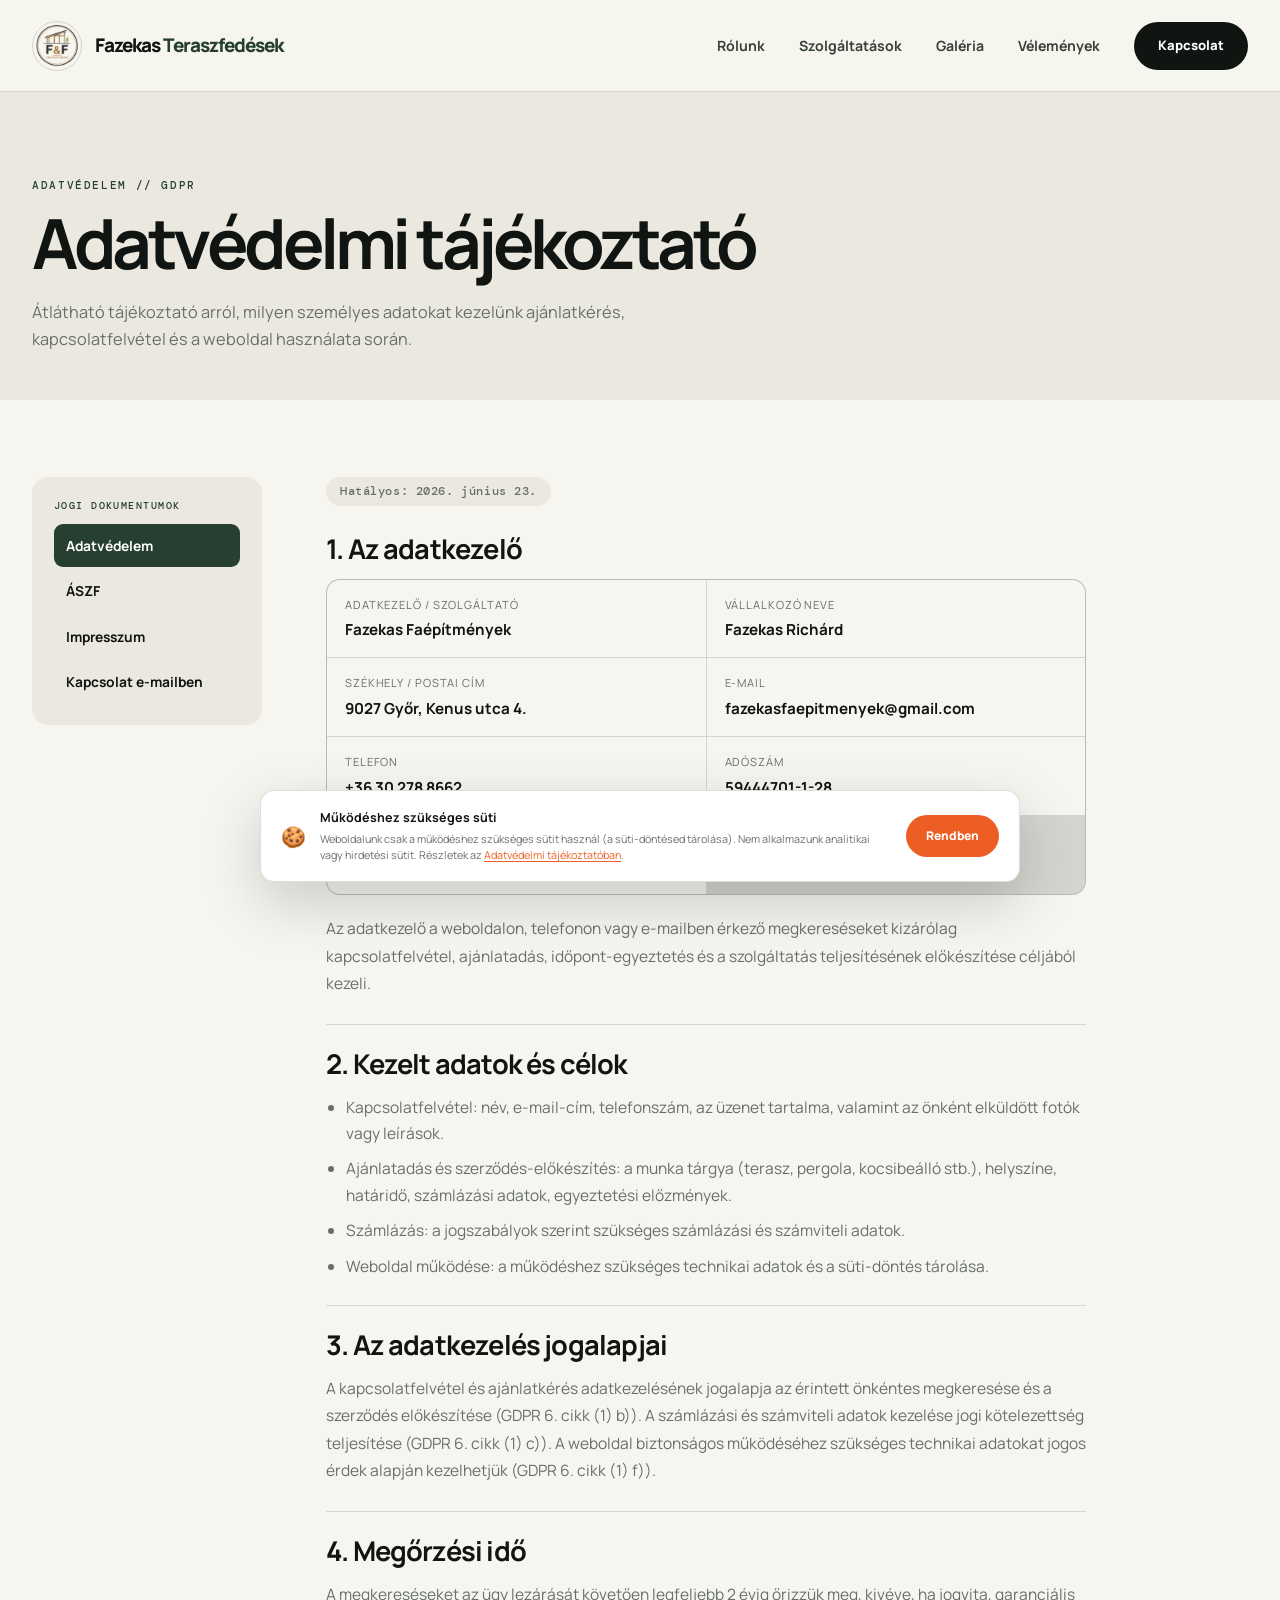
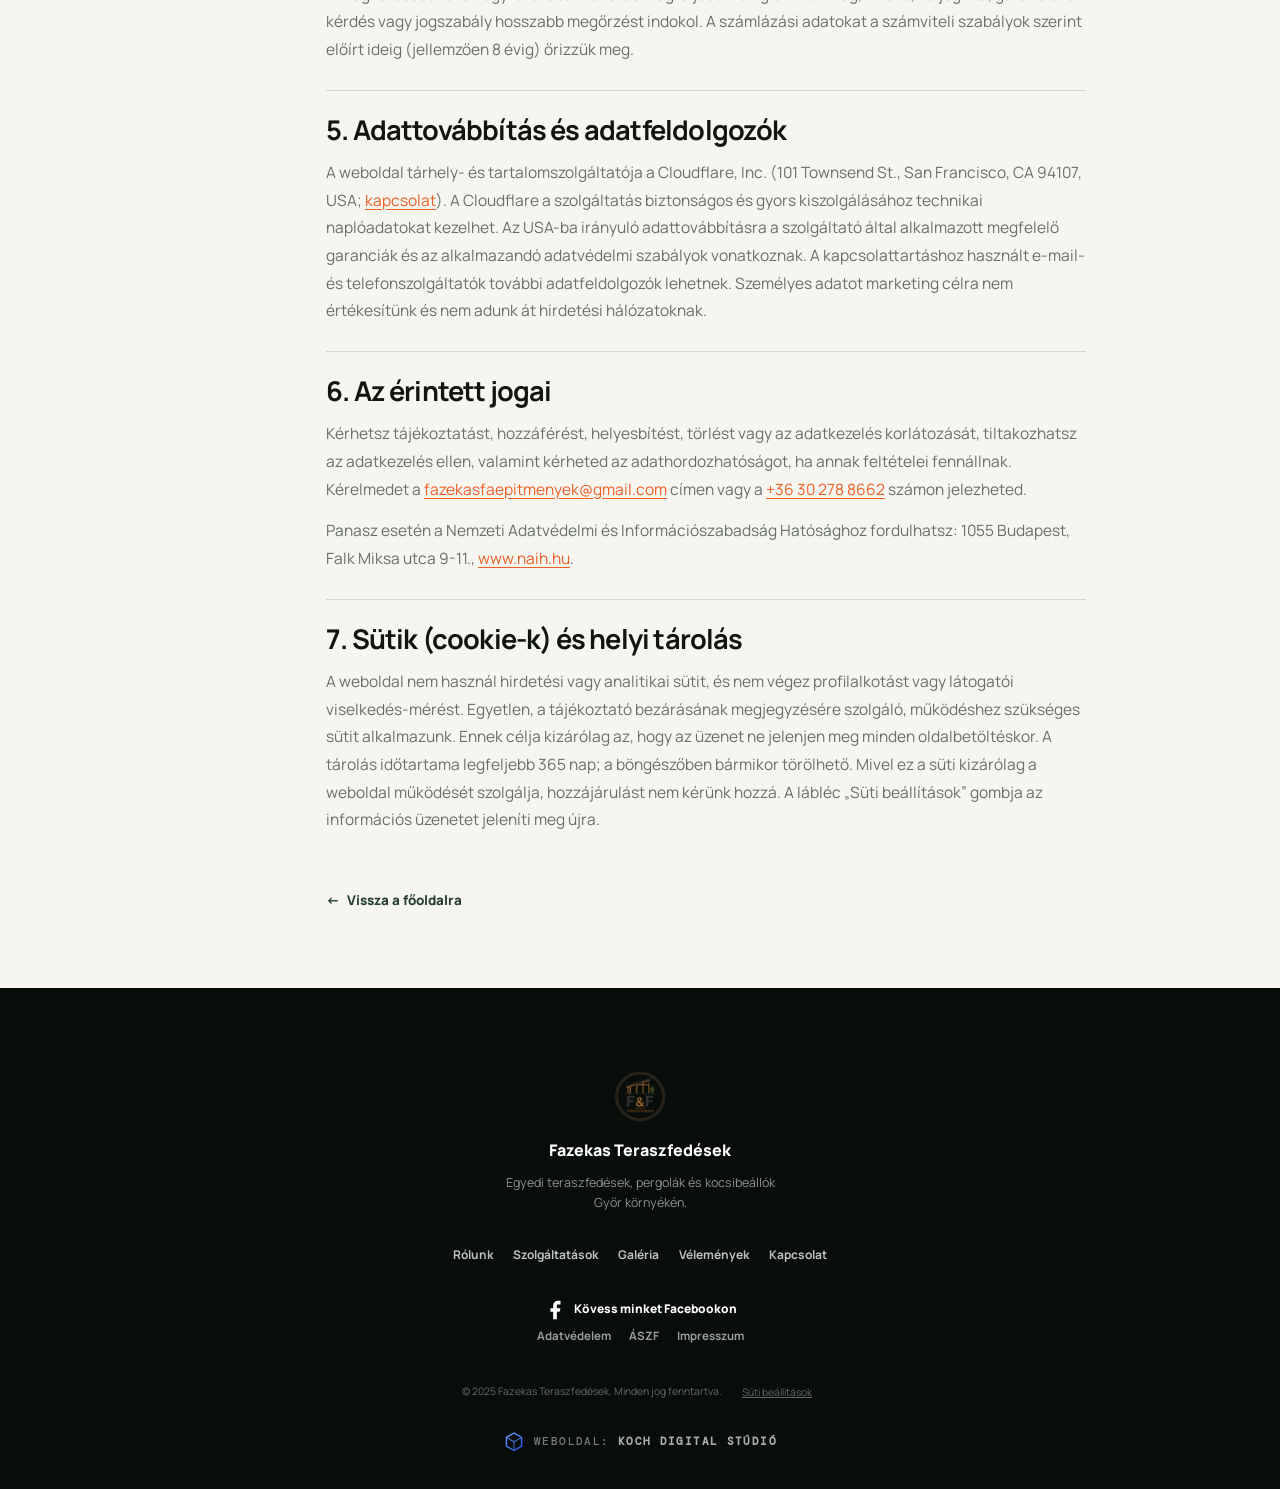
<file: adatvedelem.html>
<!DOCTYPE html>
<html lang="hu">

<head>
  <meta charset="UTF-8">
  <meta name="viewport" content="width=device-width, initial-scale=1.0">
  <title>Adatvédelmi tájékoztató | Fazekas Teraszfedések</title>
  <meta name="description" content="Adatvédelmi tájékoztató (GDPR) – milyen személyes adatokat kezel a Fazekas Faépítmények ajánlatkérés és kapcsolatfelvétel során.">
  <meta name="robots" content="index, follow, max-image-preview:large">
  <link rel="canonical" href="https://fazekasterasz.hu/adatvedelem">
  <meta property="og:type" content="website">
  <meta property="og:url" content="https://fazekasterasz.hu/adatvedelem">
  <meta property="og:title" content="Adatvédelmi tájékoztató | Fazekas Teraszfedések">
  <meta property="og:description" content="Adatvédelmi tájékoztató (GDPR) – milyen személyes adatokat kezelünk ajánlatkérés és kapcsolatfelvétel során.">
  <meta property="og:image" content="https://fazekasterasz.hu/og-image.jpg?v=20260628a">
  <meta property="og:locale" content="hu_HU">
  <meta property="og:site_name" content="Fazekas Faépítmények">
  <script type="application/ld+json">
  {"@context":"https://schema.org","@type":"BreadcrumbList","itemListElement":[
    {"@type":"ListItem","position":1,"name":"Főoldal","item":"https://fazekasterasz.hu/"},
    {"@type":"ListItem","position":2,"name":"Adatvédelmi tájékoztató","item":"https://fazekasterasz.hu/adatvedelem"}
  ]}
  </script>
  <link rel="icon" type="image/x-icon" href="./favicon.ico?v=20260628a">
  <link rel="icon" type="image/png" sizes="32x32" href="./icon-192.png?v=20260628a">
  <link rel="apple-touch-icon" sizes="180x180" href="./apple-touch-icon.png?v=20260628a">
  <link rel="manifest" href="./site.webmanifest?v=20260628a">
  <meta name="theme-color" content="#c2410c">
  <link rel="preconnect" href="https://fonts.googleapis.com">
  <link rel="preconnect" href="https://fonts.gstatic.com" crossorigin>
  <link href="https://fonts.googleapis.com/css2?family=Manrope:wght@400;500;600;700;800&family=DM+Mono:wght@400;500&display=swap" rel="stylesheet">
  <link rel="stylesheet" href="./styles.css?v=20260701c">
</head>

<body class="legal-page">

  <!-- Cookie Banner -->
  <div class="cookie-banner" id="cookieBanner" role="dialog" aria-label="Süti értesítés">
    <div class="cookie-content">
      <div class="cookie-icon" aria-hidden="true">🍪</div>
      <div class="cookie-text">
        <strong>Működéshez szükséges süti</strong>
        <p>Weboldalunk csak a működéshez szükséges sütit használ (a süti-döntésed tárolása). Nem alkalmazunk analitikai vagy hirdetési sütit. Részletek az <a href="adatvedelem#sutik">Adatvédelmi tájékoztatóban</a>.</p>
      </div>
      <div class="cookie-actions">
        <button class="btn btn-sm btn-primary" id="cookieAccept">Rendben</button>
      </div>
    </div>
  </div>

  <!-- Navigáció -->
  <nav class="navbar" id="navbar" aria-label="Főnavigáció">
    <div class="container nav-container">
      <a href="/" class="brand" aria-label="Fazekas Teraszfedések főoldal">
        <img src="./logo.webp?v=20260701c" alt="Fazekas Faépítmények Logó" class="brand-logo" width="44" height="44">
        <span class="brand-name">Fazekas <em>Teraszfedések</em></span>
      </a>
      <button class="nav-toggle" id="navToggle" aria-label="Menü megnyitása" aria-expanded="false" aria-controls="navLinks">
        <span class="bar"></span><span class="bar"></span><span class="bar"></span>
      </button>
      <div class="nav-links" id="navLinks">
        <a href="/#rolunk" class="nav-link">Rólunk</a>
        <a href="/#szolgaltatasok" class="nav-link">Szolgáltatások</a>
        <a href="/#galeria" class="nav-link">Galéria</a>
        <a href="/#velemenyek" class="nav-link">Vélemények</a>
        <a href="/#kapcsolat" class="btn btn-sm btn-primary nav-cta">Kapcsolat</a>
      </div>
    </div>
  </nav>
  <div class="nav-overlay" id="navOverlay" aria-hidden="true"></div>

  <header class="legal-hero">
    <div class="container">
      <span class="eyebrow">Adatvédelem // GDPR</span>
      <h1>Adatvédelmi tájékoztató</h1>
      <p>Átlátható tájékoztató arról, milyen személyes adatokat kezelünk ajánlatkérés, kapcsolatfelvétel és a weboldal használata során.</p>
    </div>
  </header>

  <main class="legal-main">
    <div class="container legal-layout">
      <aside class="legal-nav" aria-label="Jogi dokumentumok">
        <span>Jogi dokumentumok</span>
        <a href="adatvedelem" aria-current="page">Adatvédelem</a>
        <a href="aszf">ÁSZF</a>
        <a href="impresszum">Impresszum</a>
        <a href="mailto:fazekasfaepitmenyek@gmail.com">Kapcsolat e-mailben</a>
      </aside>

      <div class="legal-content">
        <p class="legal-date">Hatályos: 2026. június 23.</p>

        <section class="legal-section">
          <h2>1. Az adatkezelő</h2>
          <div class="legal-data-grid">
            <div><span>Adatkezelő / szolgáltató</span><strong>Fazekas Faépítmények</strong></div>
            <div><span>Vállalkozó neve</span><strong>Fazekas Richárd</strong></div>
            <div><span>Székhely / postai cím</span><strong>9027 Győr, Kenus utca 4.</strong></div>
            <div><span>E-mail</span><strong>fazekasfaepitmenyek@gmail.com</strong></div>
            <div><span>Telefon</span><strong>+36 30 278 8662</strong></div>
            <div><span>Adószám</span><strong>59444701-1-28</strong></div>
            <div><span>Nyilvántartási szám</span><strong>57480240</strong></div>
          </div>
          <p>Az adatkezelő a weboldalon, telefonon vagy e-mailben érkező megkereséseket kizárólag kapcsolatfelvétel, ajánlatadás, időpont-egyeztetés és a szolgáltatás teljesítésének előkészítése céljából kezeli.</p>
        </section>

        <section class="legal-section">
          <h2>2. Kezelt adatok és célok</h2>
          <ul class="legal-list">
            <li>Kapcsolatfelvétel: név, e-mail-cím, telefonszám, az üzenet tartalma, valamint az önként elküldött fotók vagy leírások.</li>
            <li>Ajánlatadás és szerződés-előkészítés: a munka tárgya (terasz, pergola, kocsibeálló stb.), helyszíne, határidő, számlázási adatok, egyeztetési előzmények.</li>
            <li>Számlázás: a jogszabályok szerint szükséges számlázási és számviteli adatok.</li>
            <li>Weboldal működése: a működéshez szükséges technikai adatok és a süti-döntés tárolása.</li>
          </ul>
        </section>

        <section class="legal-section">
          <h2>3. Az adatkezelés jogalapjai</h2>
          <p>A kapcsolatfelvétel és ajánlatkérés adatkezelésének jogalapja az érintett önkéntes megkeresése és a szerződés előkészítése (GDPR 6. cikk (1) b)). A számlázási és számviteli adatok kezelése jogi kötelezettség teljesítése (GDPR 6. cikk (1) c)). A weboldal biztonságos működéséhez szükséges technikai adatokat jogos érdek alapján kezelhetjük (GDPR 6. cikk (1) f)).</p>
        </section>

        <section class="legal-section">
          <h2>4. Megőrzési idő</h2>
          <p>A megkereséseket az ügy lezárását követően legfeljebb 2 évig őrizzük meg, kivéve, ha jogvita, garanciális kérdés vagy jogszabály hosszabb megőrzést indokol. A számlázási adatokat a számviteli szabályok szerint előírt ideig (jellemzően 8 évig) őrizzük meg.</p>
        </section>

        <section class="legal-section">
          <h2>5. Adattovábbítás és adatfeldolgozók</h2>
          <p>A weboldal tárhely- és tartalomszolgáltatója a Cloudflare, Inc. (101 Townsend St., San Francisco, CA 94107, USA; <a href="https://www.cloudflare.com/contact/" target="_blank" rel="noopener noreferrer">kapcsolat</a>). A Cloudflare a szolgáltatás biztonságos és gyors kiszolgálásához technikai naplóadatokat kezelhet. Az USA-ba irányuló adattovábbításra a szolgáltató által alkalmazott megfelelő garanciák és az alkalmazandó adatvédelmi szabályok vonatkoznak. A kapcsolattartáshoz használt e-mail- és telefonszolgáltatók további adatfeldolgozók lehetnek. Személyes adatot marketing célra nem értékesítünk és nem adunk át hirdetési hálózatoknak.</p>
        </section>

        <section class="legal-section">
          <h2>6. Az érintett jogai</h2>
          <p>Kérhetsz tájékoztatást, hozzáférést, helyesbítést, törlést vagy az adatkezelés korlátozását, tiltakozhatsz az adatkezelés ellen, valamint kérheted az adathordozhatóságot, ha annak feltételei fennállnak. Kérelmedet a <a href="mailto:fazekasfaepitmenyek@gmail.com">fazekasfaepitmenyek@gmail.com</a> címen vagy a <a href="tel:06302788662">+36 30 278 8662</a> számon jelezheted.</p>
          <p>Panasz esetén a Nemzeti Adatvédelmi és Információszabadság Hatósághoz fordulhatsz: 1055 Budapest, Falk Miksa utca 9-11., <a href="https://www.naih.hu" target="_blank" rel="noopener noreferrer">www.naih.hu</a>.</p>
        </section>

        <section class="legal-section" id="sutik">
          <h2>7. Sütik (cookie-k) és helyi tárolás</h2>
          <p>A weboldal nem használ hirdetési vagy analitikai sütit, és nem végez profilalkotást vagy látogatói viselkedés-mérést. Egyetlen, a tájékoztató bezárásának megjegyzésére szolgáló, működéshez szükséges sütit alkalmazunk. Ennek célja kizárólag az, hogy az üzenet ne jelenjen meg minden oldalbetöltéskor. A tárolás időtartama legfeljebb 365 nap; a böngészőben bármikor törölhető. Mivel ez a süti kizárólag a weboldal működését szolgálja, hozzájárulást nem kérünk hozzá. A lábléc „Süti beállítások” gombja az információs üzenetet jeleníti meg újra.</p>
        </section>

        <a href="/" class="legal-back"><span aria-hidden="true">←</span> Vissza a főoldalra</a>
      </div>
    </div>
  </main>

  <footer class="footer dark-theme">
    <div class="container footer-inner">
      <div class="footer-brand">
        <img src="./logo.webp?v=20260701c" alt="Fazekas Teraszfedések logó" class="footer-logo"><span class="footer-brand-name">Fazekas Teraszfedések</span>
        <p>Egyedi teraszfedések, pergolák és kocsibeállók Győr környékén.</p>
      </div>
      <nav class="footer-links" aria-label="Footer navigáció">
        <a href="/#rolunk">Rólunk</a>
        <a href="/#szolgaltatasok">Szolgáltatások</a>
        <a href="/#galeria">Galéria</a>
        <a href="/#velemenyek">Vélemények</a>
        <a href="/#kapcsolat">Kapcsolat</a>
      </nav>
      <a href="https://www.facebook.com/share/1PGg3HUe4G/?mibextid=wwXIfr" target="_blank" rel="noopener noreferrer" class="fb-btn" aria-label="Fazekas Faépítmények Facebook oldal">
        <svg viewBox="0 0 24 24" width="22" height="22" fill="currentColor" aria-hidden="true"><path d="M18 2h-3a5 5 0 00-5 5v3H7v4h3v8h4v-8h3l1-4h-4V7a1 1 0 011-1h3z"></path></svg>
        Kövess minket Facebookon
      </a>
      <nav class="footer-legal" aria-label="Jogi oldalak">
        <a href="adatvedelem">Adatvédelem</a>
        <a href="aszf">ÁSZF</a>
        <a href="impresszum">Impresszum</a>
      </nav>
      <div class="footer-bottom">
        <p>© 2025 Fazekas Teraszfedések. Minden jog fenntartva.</p>
        <button class="cookie-settings-link" id="cookieSettings" type="button">Süti beállítások</button>
      </div>
      <a class="footer-credit" href="https://kochdigitalstudio.hu/hu" target="_blank" rel="noopener noreferrer" aria-label="Weboldal készítője: Koch Digital Stúdió">
        <svg class="footer-credit-mark" viewBox="0 0 32 32" xmlns="http://www.w3.org/2000/svg" aria-hidden="true">
          <defs><linearGradient id="kochMark" x1="4" y1="4" x2="28" y2="28" gradientUnits="userSpaceOnUse"><stop offset="0" stop-color="#6ea0ff"/><stop offset="1" stop-color="#2456e6"/></linearGradient></defs>
          <path d="M16 3l11 6.35v12.7L16 28.4 5 22.05V9.35L16 3z" fill="none" stroke="url(#kochMark)" stroke-width="2" stroke-linejoin="round"/>
          <path d="M16 15.7l11-6.35M16 15.7v12.7M16 15.7L5 9.35" fill="none" stroke="url(#kochMark)" stroke-width="1.5" stroke-linejoin="round" opacity="0.9"/>
        </svg>
        <span>Weboldal: <strong>Koch Digital Stúdió</strong></span>
      </a>
    </div>
  </footer>

  <script src="./script.js"></script>
</body>
</html>
</file>
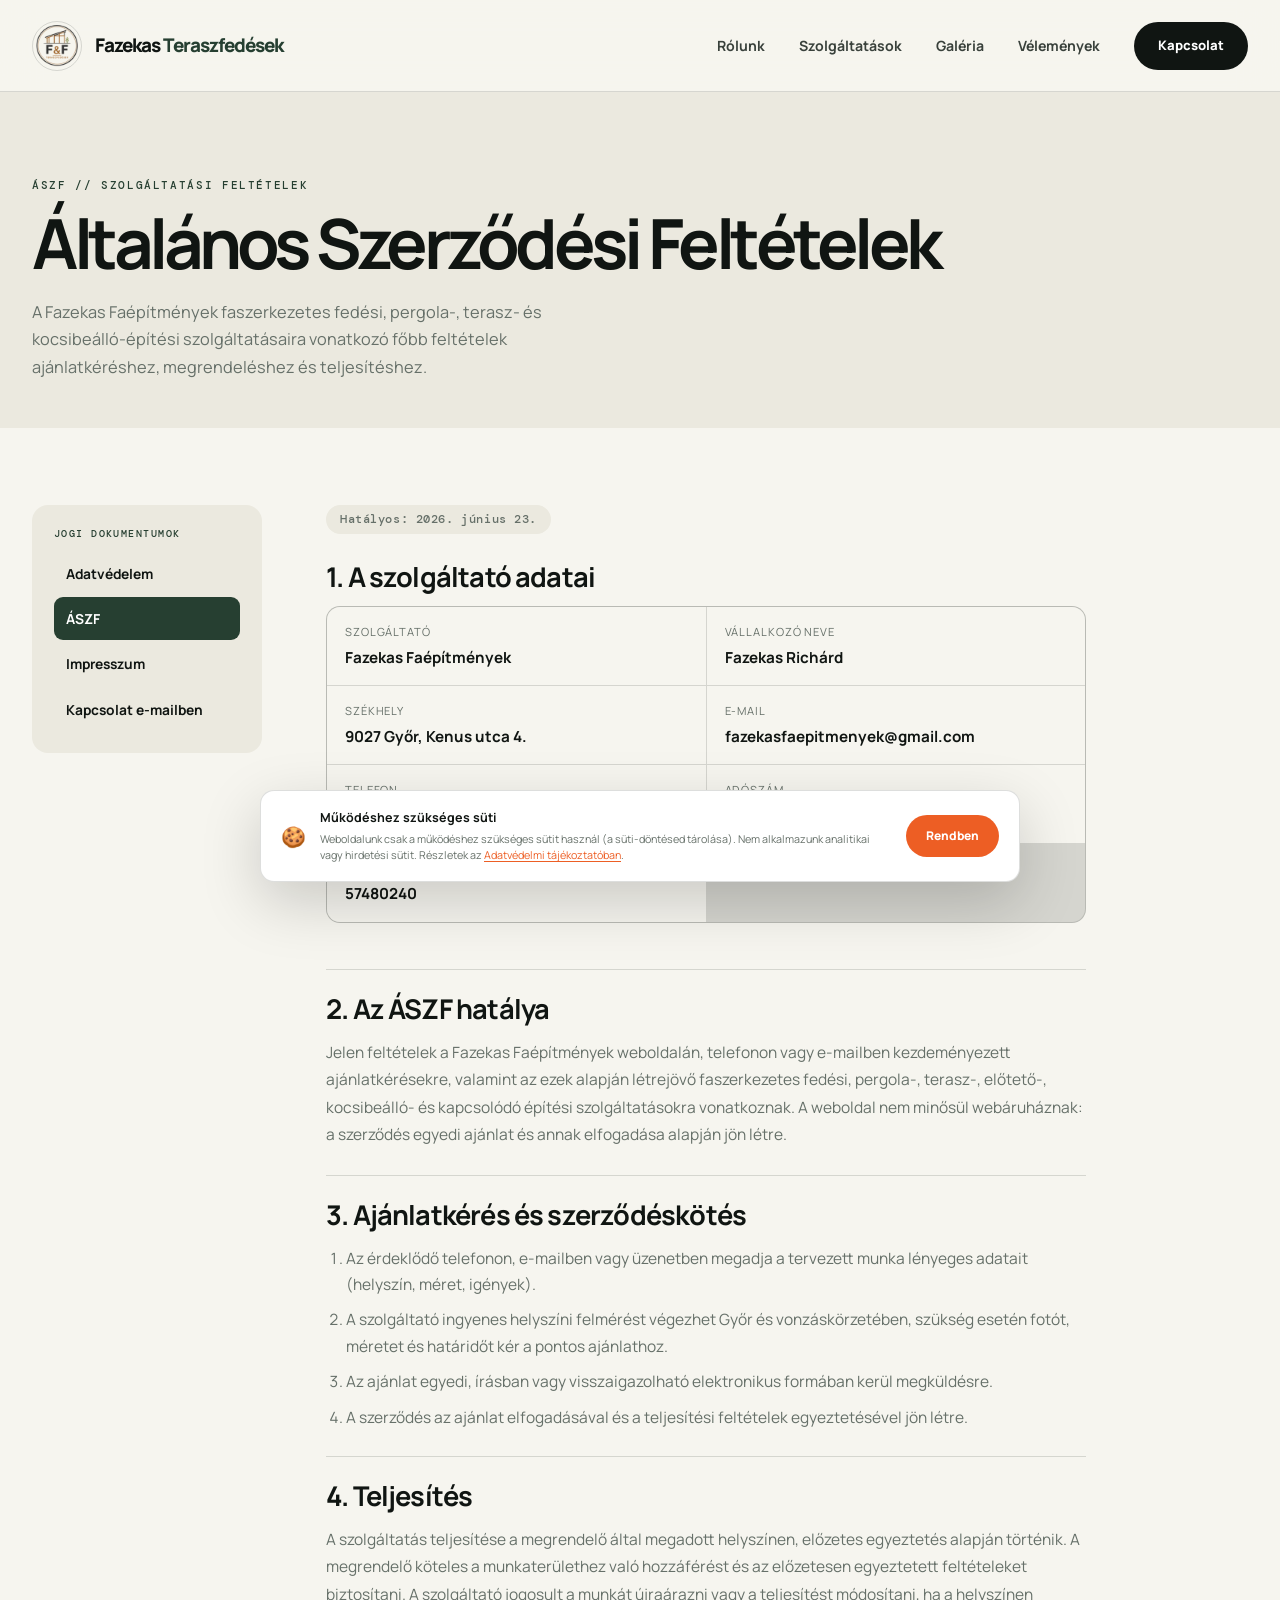
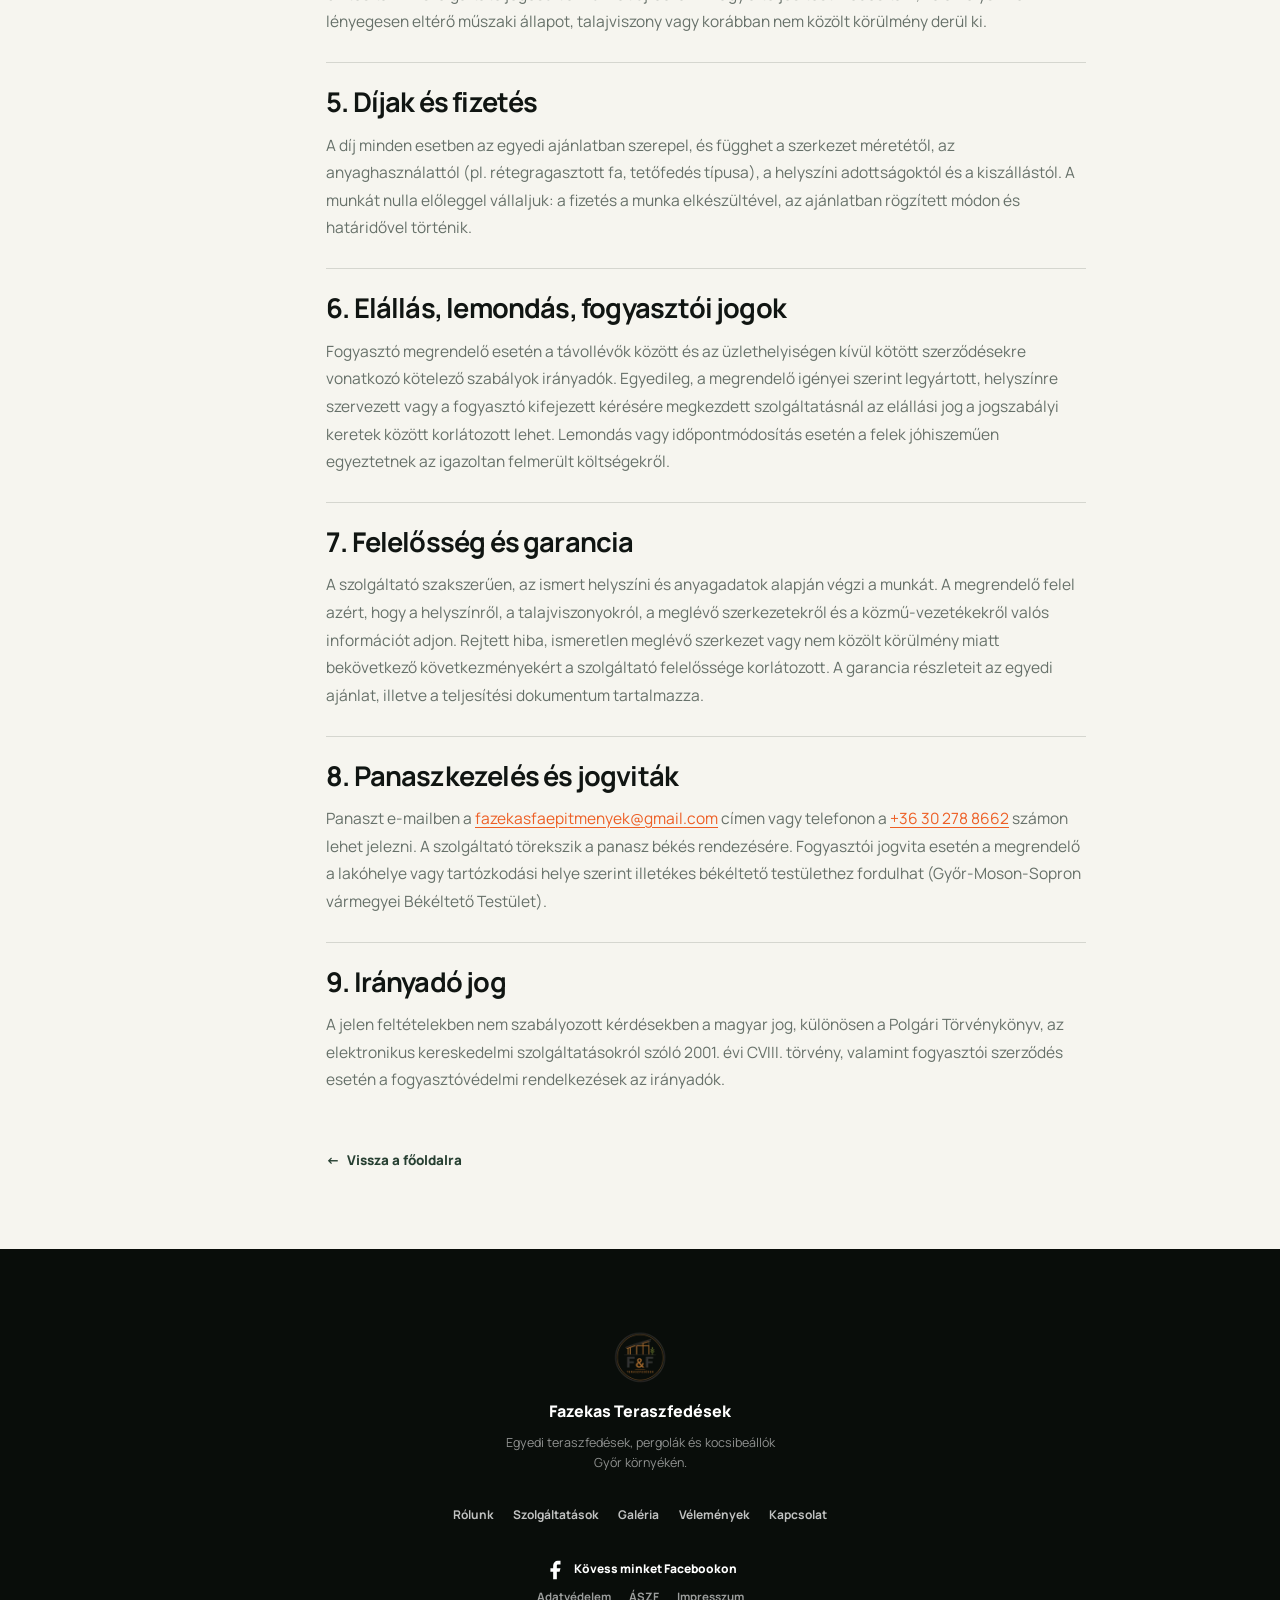
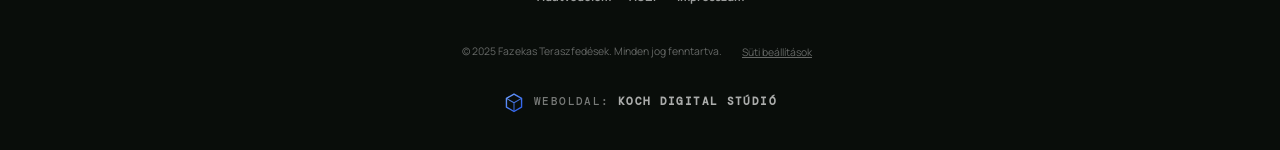
<file: aszf.html>
<!DOCTYPE html>
<html lang="hu">

<head>
  <meta charset="UTF-8">
  <meta name="viewport" content="width=device-width, initial-scale=1.0">
  <title>Általános Szerződési Feltételek (ÁSZF) | Fazekas Teraszfedések</title>
  <meta name="description" content="A Fazekas Faépítmények faszerkezetes fedési szolgáltatásaira vonatkozó általános szerződési feltételek – ajánlatkérés, megrendelés, teljesítés.">
  <meta name="robots" content="index, follow, max-image-preview:large">
  <link rel="canonical" href="https://fazekasterasz.hu/aszf">
  <meta property="og:type" content="website">
  <meta property="og:url" content="https://fazekasterasz.hu/aszf">
  <meta property="og:title" content="Általános Szerződési Feltételek | Fazekas Teraszfedések">
  <meta property="og:description" content="A Fazekas Faépítmények faszerkezetes fedési szolgáltatásaira vonatkozó általános szerződési feltételek.">
  <meta property="og:image" content="https://fazekasterasz.hu/og-image.jpg?v=20260628a">
  <meta property="og:locale" content="hu_HU">
  <meta property="og:site_name" content="Fazekas Faépítmények">
  <script type="application/ld+json">
  {"@context":"https://schema.org","@type":"BreadcrumbList","itemListElement":[
    {"@type":"ListItem","position":1,"name":"Főoldal","item":"https://fazekasterasz.hu/"},
    {"@type":"ListItem","position":2,"name":"Általános Szerződési Feltételek","item":"https://fazekasterasz.hu/aszf"}
  ]}
  </script>
  <link rel="icon" type="image/x-icon" href="./favicon.ico?v=20260628a">
  <link rel="icon" type="image/png" sizes="32x32" href="./icon-192.png?v=20260628a">
  <link rel="apple-touch-icon" sizes="180x180" href="./apple-touch-icon.png?v=20260628a">
  <link rel="manifest" href="./site.webmanifest?v=20260628a">
  <meta name="theme-color" content="#c2410c">
  <link rel="preconnect" href="https://fonts.googleapis.com">
  <link rel="preconnect" href="https://fonts.gstatic.com" crossorigin>
  <link href="https://fonts.googleapis.com/css2?family=Manrope:wght@400;500;600;700;800&family=DM+Mono:wght@400;500&display=swap" rel="stylesheet">
  <link rel="stylesheet" href="./styles.css?v=20260701c">
</head>

<body class="legal-page">

  <!-- Cookie Banner -->
  <div class="cookie-banner" id="cookieBanner" role="dialog" aria-label="Süti értesítés">
    <div class="cookie-content">
      <div class="cookie-icon" aria-hidden="true">🍪</div>
      <div class="cookie-text">
        <strong>Működéshez szükséges süti</strong>
        <p>Weboldalunk csak a működéshez szükséges sütit használ (a süti-döntésed tárolása). Nem alkalmazunk analitikai vagy hirdetési sütit. Részletek az <a href="adatvedelem#sutik">Adatvédelmi tájékoztatóban</a>.</p>
      </div>
      <div class="cookie-actions">
        <button class="btn btn-sm btn-primary" id="cookieAccept">Rendben</button>
      </div>
    </div>
  </div>

  <!-- Navigáció -->
  <nav class="navbar" id="navbar" aria-label="Főnavigáció">
    <div class="container nav-container">
      <a href="/" class="brand" aria-label="Fazekas Teraszfedések főoldal">
        <img src="./logo.webp?v=20260701c" alt="Fazekas Faépítmények Logó" class="brand-logo" width="44" height="44">
        <span class="brand-name">Fazekas <em>Teraszfedések</em></span>
      </a>
      <button class="nav-toggle" id="navToggle" aria-label="Menü megnyitása" aria-expanded="false" aria-controls="navLinks">
        <span class="bar"></span><span class="bar"></span><span class="bar"></span>
      </button>
      <div class="nav-links" id="navLinks">
        <a href="/#rolunk" class="nav-link">Rólunk</a>
        <a href="/#szolgaltatasok" class="nav-link">Szolgáltatások</a>
        <a href="/#galeria" class="nav-link">Galéria</a>
        <a href="/#velemenyek" class="nav-link">Vélemények</a>
        <a href="/#kapcsolat" class="btn btn-sm btn-primary nav-cta">Kapcsolat</a>
      </div>
    </div>
  </nav>
  <div class="nav-overlay" id="navOverlay" aria-hidden="true"></div>

  <header class="legal-hero">
    <div class="container">
      <span class="eyebrow">ÁSZF // Szolgáltatási feltételek</span>
      <h1>Általános Szerződési Feltételek</h1>
      <p>A Fazekas Faépítmények faszerkezetes fedési, pergola-, terasz- és kocsibeálló-építési szolgáltatásaira vonatkozó főbb feltételek ajánlatkéréshez, megrendeléshez és teljesítéshez.</p>
    </div>
  </header>

  <main class="legal-main">
    <div class="container legal-layout">
      <aside class="legal-nav" aria-label="Jogi dokumentumok">
        <span>Jogi dokumentumok</span>
        <a href="adatvedelem">Adatvédelem</a>
        <a href="aszf" aria-current="page">ÁSZF</a>
        <a href="impresszum">Impresszum</a>
        <a href="mailto:fazekasfaepitmenyek@gmail.com">Kapcsolat e-mailben</a>
      </aside>

      <div class="legal-content">
        <p class="legal-date">Hatályos: 2026. június 23.</p>

        <section class="legal-section">
          <h2>1. A szolgáltató adatai</h2>
          <div class="legal-data-grid">
            <div><span>Szolgáltató</span><strong>Fazekas Faépítmények</strong></div>
            <div><span>Vállalkozó neve</span><strong>Fazekas Richárd</strong></div>
            <div><span>Székhely</span><strong>9027 Győr, Kenus utca 4.</strong></div>
            <div><span>E-mail</span><strong>fazekasfaepitmenyek@gmail.com</strong></div>
            <div><span>Telefon</span><strong>+36 30 278 8662</strong></div>
            <div><span>Adószám</span><strong>59444701-1-28</strong></div>
            <div><span>Nyilvántartási szám</span><strong>57480240</strong></div>
          </div>
        </section>

        <section class="legal-section">
          <h2>2. Az ÁSZF hatálya</h2>
          <p>Jelen feltételek a Fazekas Faépítmények weboldalán, telefonon vagy e-mailben kezdeményezett ajánlatkérésekre, valamint az ezek alapján létrejövő faszerkezetes fedési, pergola-, terasz-, előtető-, kocsibeálló- és kapcsolódó építési szolgáltatásokra vonatkoznak. A weboldal nem minősül webáruháznak: a szerződés egyedi ajánlat és annak elfogadása alapján jön létre.</p>
        </section>

        <section class="legal-section">
          <h2>3. Ajánlatkérés és szerződéskötés</h2>
          <ol class="legal-list">
            <li>Az érdeklődő telefonon, e-mailben vagy üzenetben megadja a tervezett munka lényeges adatait (helyszín, méret, igények).</li>
            <li>A szolgáltató ingyenes helyszíni felmérést végezhet Győr és vonzáskörzetében, szükség esetén fotót, méretet és határidőt kér a pontos ajánlathoz.</li>
            <li>Az ajánlat egyedi, írásban vagy visszaigazolható elektronikus formában kerül megküldésre.</li>
            <li>A szerződés az ajánlat elfogadásával és a teljesítési feltételek egyeztetésével jön létre.</li>
          </ol>
        </section>

        <section class="legal-section">
          <h2>4. Teljesítés</h2>
          <p>A szolgáltatás teljesítése a megrendelő által megadott helyszínen, előzetes egyeztetés alapján történik. A megrendelő köteles a munkaterülethez való hozzáférést és az előzetesen egyeztetett feltételeket biztosítani. A szolgáltató jogosult a munkát újraárazni vagy a teljesítést módosítani, ha a helyszínen lényegesen eltérő műszaki állapot, talajviszony vagy korábban nem közölt körülmény derül ki.</p>
        </section>

        <section class="legal-section">
          <h2>5. Díjak és fizetés</h2>
          <p>A díj minden esetben az egyedi ajánlatban szerepel, és függhet a szerkezet méretétől, az anyaghasználattól (pl. rétegragasztott fa, tetőfedés típusa), a helyszíni adottságoktól és a kiszállástól. A munkát nulla előleggel vállaljuk: a fizetés a munka elkészültével, az ajánlatban rögzített módon és határidővel történik.</p>
        </section>

        <section class="legal-section">
          <h2>6. Elállás, lemondás, fogyasztói jogok</h2>
          <p>Fogyasztó megrendelő esetén a távollévők között és az üzlethelyiségen kívül kötött szerződésekre vonatkozó kötelező szabályok irányadók. Egyedileg, a megrendelő igényei szerint legyártott, helyszínre szervezett vagy a fogyasztó kifejezett kérésére megkezdett szolgáltatásnál az elállási jog a jogszabályi keretek között korlátozott lehet. Lemondás vagy időpontmódosítás esetén a felek jóhiszeműen egyeztetnek az igazoltan felmerült költségekről.</p>
        </section>

        <section class="legal-section">
          <h2>7. Felelősség és garancia</h2>
          <p>A szolgáltató szakszerűen, az ismert helyszíni és anyagadatok alapján végzi a munkát. A megrendelő felel azért, hogy a helyszínről, a talajviszonyokról, a meglévő szerkezetekről és a közmű-vezetékekről valós információt adjon. Rejtett hiba, ismeretlen meglévő szerkezet vagy nem közölt körülmény miatt bekövetkező következményekért a szolgáltató felelőssége korlátozott. A garancia részleteit az egyedi ajánlat, illetve a teljesítési dokumentum tartalmazza.</p>
        </section>

        <section class="legal-section">
          <h2>8. Panaszkezelés és jogviták</h2>
          <p>Panaszt e-mailben a <a href="mailto:fazekasfaepitmenyek@gmail.com">fazekasfaepitmenyek@gmail.com</a> címen vagy telefonon a <a href="tel:06302788662">+36 30 278 8662</a> számon lehet jelezni. A szolgáltató törekszik a panasz békés rendezésére. Fogyasztói jogvita esetén a megrendelő a lakóhelye vagy tartózkodási helye szerint illetékes békéltető testülethez fordulhat (Győr-Moson-Sopron vármegyei Békéltető Testület).</p>
        </section>

        <section class="legal-section">
          <h2>9. Irányadó jog</h2>
          <p>A jelen feltételekben nem szabályozott kérdésekben a magyar jog, különösen a Polgári Törvénykönyv, az elektronikus kereskedelmi szolgáltatásokról szóló 2001. évi CVIII. törvény, valamint fogyasztói szerződés esetén a fogyasztóvédelmi rendelkezések az irányadók.</p>
        </section>

        <a href="/" class="legal-back"><span aria-hidden="true">←</span> Vissza a főoldalra</a>
      </div>
    </div>
  </main>

  <footer class="footer dark-theme">
    <div class="container footer-inner">
      <div class="footer-brand">
        <img src="./logo.webp?v=20260701c" alt="Fazekas Teraszfedések logó" class="footer-logo"><span class="footer-brand-name">Fazekas Teraszfedések</span>
        <p>Egyedi teraszfedések, pergolák és kocsibeállók Győr környékén.</p>
      </div>
      <nav class="footer-links" aria-label="Footer navigáció">
        <a href="/#rolunk">Rólunk</a>
        <a href="/#szolgaltatasok">Szolgáltatások</a>
        <a href="/#galeria">Galéria</a>
        <a href="/#velemenyek">Vélemények</a>
        <a href="/#kapcsolat">Kapcsolat</a>
      </nav>
      <a href="https://www.facebook.com/share/1PGg3HUe4G/?mibextid=wwXIfr" target="_blank" rel="noopener noreferrer" class="fb-btn" aria-label="Fazekas Faépítmények Facebook oldal">
        <svg viewBox="0 0 24 24" width="22" height="22" fill="currentColor" aria-hidden="true"><path d="M18 2h-3a5 5 0 00-5 5v3H7v4h3v8h4v-8h3l1-4h-4V7a1 1 0 011-1h3z"></path></svg>
        Kövess minket Facebookon
      </a>
      <nav class="footer-legal" aria-label="Jogi oldalak">
        <a href="adatvedelem">Adatvédelem</a>
        <a href="aszf">ÁSZF</a>
        <a href="impresszum">Impresszum</a>
      </nav>
      <div class="footer-bottom">
        <p>© 2025 Fazekas Teraszfedések. Minden jog fenntartva.</p>
        <button class="cookie-settings-link" id="cookieSettings" type="button">Süti beállítások</button>
      </div>
      <a class="footer-credit" href="https://kochdigitalstudio.hu/hu" target="_blank" rel="noopener noreferrer" aria-label="Weboldal készítője: Koch Digital Stúdió">
        <svg class="footer-credit-mark" viewBox="0 0 32 32" xmlns="http://www.w3.org/2000/svg" aria-hidden="true">
          <defs><linearGradient id="kochMark" x1="4" y1="4" x2="28" y2="28" gradientUnits="userSpaceOnUse"><stop offset="0" stop-color="#6ea0ff"/><stop offset="1" stop-color="#2456e6"/></linearGradient></defs>
          <path d="M16 3l11 6.35v12.7L16 28.4 5 22.05V9.35L16 3z" fill="none" stroke="url(#kochMark)" stroke-width="2" stroke-linejoin="round"/>
          <path d="M16 15.7l11-6.35M16 15.7v12.7M16 15.7L5 9.35" fill="none" stroke="url(#kochMark)" stroke-width="1.5" stroke-linejoin="round" opacity="0.9"/>
        </svg>
        <span>Weboldal: <strong>Koch Digital Stúdió</strong></span>
      </a>
    </div>
  </footer>

  <script src="./script.js"></script>
</body>
</html>
</file>
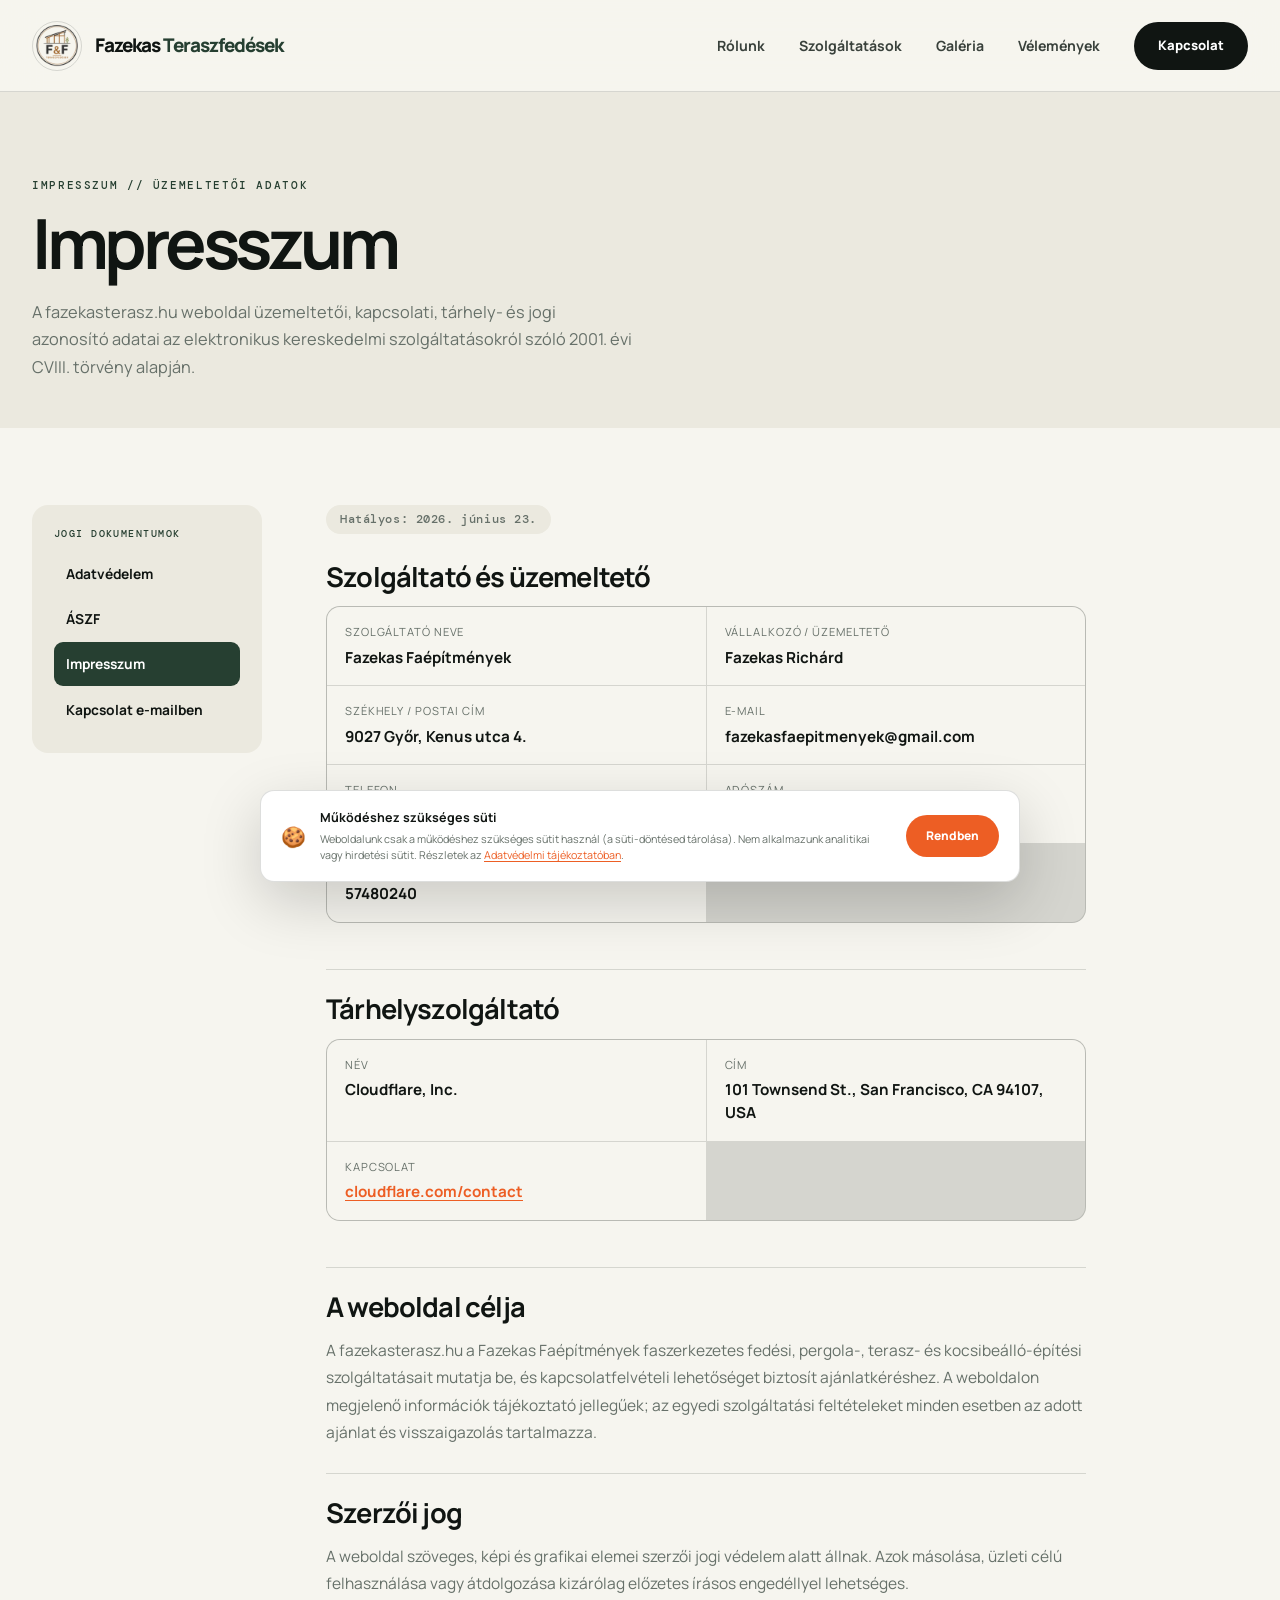
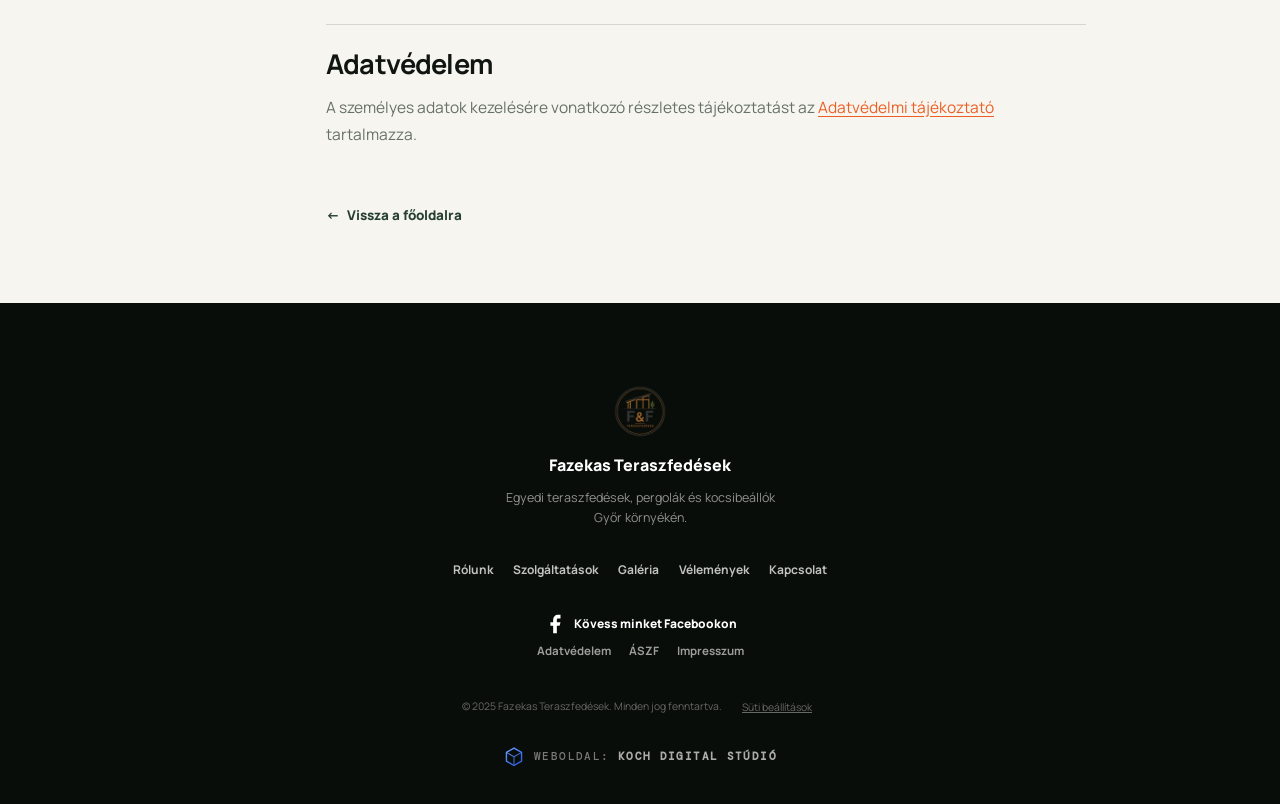
<file: impresszum.html>
<!DOCTYPE html>
<html lang="hu">

<head>
  <meta charset="UTF-8">
  <meta name="viewport" content="width=device-width, initial-scale=1.0">
  <title>Impresszum | Fazekas Teraszfedések</title>
  <meta name="description" content="A fazekasterasz.hu weboldal üzemeltetői, kapcsolati, tárhely- és jogi azonosító adatai.">
  <meta name="robots" content="index, follow, max-image-preview:large">
  <link rel="canonical" href="https://fazekasterasz.hu/impresszum">
  <meta property="og:type" content="website">
  <meta property="og:url" content="https://fazekasterasz.hu/impresszum">
  <meta property="og:title" content="Impresszum | Fazekas Teraszfedések">
  <meta property="og:description" content="A fazekasterasz.hu weboldal üzemeltetői, kapcsolati, tárhely- és jogi azonosító adatai.">
  <meta property="og:image" content="https://fazekasterasz.hu/og-image.jpg?v=20260628a">
  <meta property="og:locale" content="hu_HU">
  <meta property="og:site_name" content="Fazekas Faépítmények">
  <script type="application/ld+json">
  {"@context":"https://schema.org","@type":"BreadcrumbList","itemListElement":[
    {"@type":"ListItem","position":1,"name":"Főoldal","item":"https://fazekasterasz.hu/"},
    {"@type":"ListItem","position":2,"name":"Impresszum","item":"https://fazekasterasz.hu/impresszum"}
  ]}
  </script>
  <link rel="icon" type="image/x-icon" href="./favicon.ico?v=20260628a">
  <link rel="icon" type="image/png" sizes="32x32" href="./icon-192.png?v=20260628a">
  <link rel="apple-touch-icon" sizes="180x180" href="./apple-touch-icon.png?v=20260628a">
  <link rel="manifest" href="./site.webmanifest?v=20260628a">
  <meta name="theme-color" content="#c2410c">
  <link rel="preconnect" href="https://fonts.googleapis.com">
  <link rel="preconnect" href="https://fonts.gstatic.com" crossorigin>
  <link href="https://fonts.googleapis.com/css2?family=Manrope:wght@400;500;600;700;800&family=DM+Mono:wght@400;500&display=swap" rel="stylesheet">
  <link rel="stylesheet" href="./styles.css?v=20260701c">
</head>

<body class="legal-page">

  <!-- Cookie Banner -->
  <div class="cookie-banner" id="cookieBanner" role="dialog" aria-label="Süti értesítés">
    <div class="cookie-content">
      <div class="cookie-icon" aria-hidden="true">🍪</div>
      <div class="cookie-text">
        <strong>Működéshez szükséges süti</strong>
        <p>Weboldalunk csak a működéshez szükséges sütit használ (a süti-döntésed tárolása). Nem alkalmazunk analitikai vagy hirdetési sütit. Részletek az <a href="adatvedelem#sutik">Adatvédelmi tájékoztatóban</a>.</p>
      </div>
      <div class="cookie-actions">
        <button class="btn btn-sm btn-primary" id="cookieAccept">Rendben</button>
      </div>
    </div>
  </div>

  <!-- Navigáció -->
  <nav class="navbar" id="navbar" aria-label="Főnavigáció">
    <div class="container nav-container">
      <a href="/" class="brand" aria-label="Fazekas Teraszfedések főoldal">
        <img src="./logo.webp?v=20260701c" alt="Fazekas Faépítmények Logó" class="brand-logo" width="44" height="44">
        <span class="brand-name">Fazekas <em>Teraszfedések</em></span>
      </a>
      <button class="nav-toggle" id="navToggle" aria-label="Menü megnyitása" aria-expanded="false" aria-controls="navLinks">
        <span class="bar"></span><span class="bar"></span><span class="bar"></span>
      </button>
      <div class="nav-links" id="navLinks">
        <a href="/#rolunk" class="nav-link">Rólunk</a>
        <a href="/#szolgaltatasok" class="nav-link">Szolgáltatások</a>
        <a href="/#galeria" class="nav-link">Galéria</a>
        <a href="/#velemenyek" class="nav-link">Vélemények</a>
        <a href="/#kapcsolat" class="btn btn-sm btn-primary nav-cta">Kapcsolat</a>
      </div>
    </div>
  </nav>
  <div class="nav-overlay" id="navOverlay" aria-hidden="true"></div>

  <header class="legal-hero">
    <div class="container">
      <span class="eyebrow">Impresszum // Üzemeltetői adatok</span>
      <h1>Impresszum</h1>
      <p>A fazekasterasz.hu weboldal üzemeltetői, kapcsolati, tárhely- és jogi azonosító adatai az elektronikus kereskedelmi szolgáltatásokról szóló 2001. évi CVIII. törvény alapján.</p>
    </div>
  </header>

  <main class="legal-main">
    <div class="container legal-layout">
      <aside class="legal-nav" aria-label="Jogi dokumentumok">
        <span>Jogi dokumentumok</span>
        <a href="adatvedelem">Adatvédelem</a>
        <a href="aszf">ÁSZF</a>
        <a href="impresszum" aria-current="page">Impresszum</a>
        <a href="mailto:fazekasfaepitmenyek@gmail.com">Kapcsolat e-mailben</a>
      </aside>

      <div class="legal-content">
        <p class="legal-date">Hatályos: 2026. június 23.</p>

        <section class="legal-section">
          <h2>Szolgáltató és üzemeltető</h2>
          <div class="legal-data-grid">
            <div><span>Szolgáltató neve</span><strong>Fazekas Faépítmények</strong></div>
            <div><span>Vállalkozó / üzemeltető</span><strong>Fazekas Richárd</strong></div>
            <div><span>Székhely / postai cím</span><strong>9027 Győr, Kenus utca 4.</strong></div>
            <div><span>E-mail</span><strong>fazekasfaepitmenyek@gmail.com</strong></div>
            <div><span>Telefon</span><strong>+36 30 278 8662</strong></div>
            <div><span>Adószám</span><strong>59444701-1-28</strong></div>
            <div><span>Nyilvántartási szám</span><strong>57480240</strong></div>
          </div>
        </section>

        <section class="legal-section">
          <h2>Tárhelyszolgáltató</h2>
          <div class="legal-data-grid">
            <div><span>Név</span><strong>Cloudflare, Inc.</strong></div>
            <div><span>Cím</span><strong>101 Townsend St., San Francisco, CA 94107, USA</strong></div>
            <div><span>Kapcsolat</span><strong><a href="https://www.cloudflare.com/contact/" target="_blank" rel="noopener noreferrer">cloudflare.com/contact</a></strong></div>
          </div>
        </section>

        <section class="legal-section">
          <h2>A weboldal célja</h2>
          <p>A fazekasterasz.hu a Fazekas Faépítmények faszerkezetes fedési, pergola-, terasz- és kocsibeálló-építési szolgáltatásait mutatja be, és kapcsolatfelvételi lehetőséget biztosít ajánlatkéréshez. A weboldalon megjelenő információk tájékoztató jellegűek; az egyedi szolgáltatási feltételeket minden esetben az adott ajánlat és visszaigazolás tartalmazza.</p>
        </section>

        <section class="legal-section">
          <h2>Szerzői jog</h2>
          <p>A weboldal szöveges, képi és grafikai elemei szerzői jogi védelem alatt állnak. Azok másolása, üzleti célú felhasználása vagy átdolgozása kizárólag előzetes írásos engedéllyel lehetséges.</p>
        </section>

        <section class="legal-section">
          <h2>Adatvédelem</h2>
          <p>A személyes adatok kezelésére vonatkozó részletes tájékoztatást az <a href="adatvedelem">Adatvédelmi tájékoztató</a> tartalmazza.</p>
        </section>

        <a href="/" class="legal-back"><span aria-hidden="true">←</span> Vissza a főoldalra</a>
      </div>
    </div>
  </main>

  <footer class="footer dark-theme">
    <div class="container footer-inner">
      <div class="footer-brand">
        <img src="./logo.webp?v=20260701c" alt="Fazekas Teraszfedések logó" class="footer-logo"><span class="footer-brand-name">Fazekas Teraszfedések</span>
        <p>Egyedi teraszfedések, pergolák és kocsibeállók Győr környékén.</p>
      </div>
      <nav class="footer-links" aria-label="Footer navigáció">
        <a href="/#rolunk">Rólunk</a>
        <a href="/#szolgaltatasok">Szolgáltatások</a>
        <a href="/#galeria">Galéria</a>
        <a href="/#velemenyek">Vélemények</a>
        <a href="/#kapcsolat">Kapcsolat</a>
      </nav>
      <a href="https://www.facebook.com/share/1PGg3HUe4G/?mibextid=wwXIfr" target="_blank" rel="noopener noreferrer" class="fb-btn" aria-label="Fazekas Faépítmények Facebook oldal">
        <svg viewBox="0 0 24 24" width="22" height="22" fill="currentColor" aria-hidden="true"><path d="M18 2h-3a5 5 0 00-5 5v3H7v4h3v8h4v-8h3l1-4h-4V7a1 1 0 011-1h3z"></path></svg>
        Kövess minket Facebookon
      </a>
      <nav class="footer-legal" aria-label="Jogi oldalak">
        <a href="adatvedelem">Adatvédelem</a>
        <a href="aszf">ÁSZF</a>
        <a href="impresszum">Impresszum</a>
      </nav>
      <div class="footer-bottom">
        <p>© 2025 Fazekas Teraszfedések. Minden jog fenntartva.</p>
        <button class="cookie-settings-link" id="cookieSettings" type="button">Süti beállítások</button>
      </div>
      <a class="footer-credit" href="https://kochdigitalstudio.hu/hu" target="_blank" rel="noopener noreferrer" aria-label="Weboldal készítője: Koch Digital Stúdió">
        <svg class="footer-credit-mark" viewBox="0 0 32 32" xmlns="http://www.w3.org/2000/svg" aria-hidden="true">
          <defs><linearGradient id="kochMark" x1="4" y1="4" x2="28" y2="28" gradientUnits="userSpaceOnUse"><stop offset="0" stop-color="#6ea0ff"/><stop offset="1" stop-color="#2456e6"/></linearGradient></defs>
          <path d="M16 3l11 6.35v12.7L16 28.4 5 22.05V9.35L16 3z" fill="none" stroke="url(#kochMark)" stroke-width="2" stroke-linejoin="round"/>
          <path d="M16 15.7l11-6.35M16 15.7v12.7M16 15.7L5 9.35" fill="none" stroke="url(#kochMark)" stroke-width="1.5" stroke-linejoin="round" opacity="0.9"/>
        </svg>
        <span>Weboldal: <strong>Koch Digital Stúdió</strong></span>
      </a>
    </div>
  </footer>

  <script src="./script.js"></script>
</body>
</html>
</file>
<file: styles.css>
/* A Manrope és DM Mono betűtípusokat a HTML <head> tölti be (gyorsabb, mint az @import). */
:root{--ink:#101512;--leaf:#263f31;--paper:#f6f5ef;--sand:#ebe9df;--line:rgba(16,21,18,.14);--muted:#667069;--ember:#ed5e24;--lime:#d7e260;--nav:92px}*{box-sizing:border-box}html{scroll-behavior:smooth}body{margin:0;background:var(--paper);color:var(--ink);font-family:Manrope,Arial,sans-serif;line-height:1.55;overflow-x:hidden}img{display:block;max-width:100%}a{color:inherit;text-decoration:none}button{font:inherit}h1,h2,h3,p{margin:0}h1,h2,h3{letter-spacing:-.065em;line-height:.98}h1{font-size:clamp(3.1rem,6.8vw,7.5rem)}h2{font-size:clamp(2.35rem,4.6vw,5rem)}h3{font-size:1.18rem}.container{width:min(1240px,calc(100% - 64px));margin:auto}.section{padding:clamp(88px,12vw,164px) 0}.bg-alt{background:var(--sand)}.dark-theme{background:var(--ink);color:#fff}.dark-theme h1,.dark-theme h2,.dark-theme h3{color:#fff}.text-center{text-align:center}.mx-auto{margin-inline:auto}.mt-4{margin-top:16px}.mt-6{margin-top:24px}.mt-8{margin-top:32px}.mt-10{margin-top:48px}.mt-12{margin-top:72px}.lead{max-width:58ch;color:var(--muted);font-size:1.06rem;line-height:1.75}.lead-light{color:rgba(255,255,255,.76)}.eyebrow,.statement-index{display:block;color:var(--leaf);font:500 .68rem/1 'DM Mono',monospace;letter-spacing:.15em;text-transform:uppercase;margin-bottom:24px}
main{display:flex;flex-direction:column}#velemenyek{order:20}
.fade-in{opacity:0;transform:translate3d(0,14px,0);transition:opacity .5s cubic-bezier(.22,1,.36,1),transform .5s cubic-bezier(.22,1,.36,1);contain:layout style}.fade-in:not(.is-visible){will-change:opacity,transform}.fade-in.is-visible{opacity:1;transform:none;will-change:auto}.bsh-card.fade-in,.bento-card.fade-in,.review-card.fade-in,.service-proof.fade-in,.process-step.fade-in,.bsh-grid.fade-in{transform:none;transition:opacity .45s cubic-bezier(.22,1,.36,1)}.bsh-card.fade-in:not(.is-visible),.bento-card.fade-in:not(.is-visible),.review-card.fade-in:not(.is-visible),.service-proof.fade-in:not(.is-visible),.process-step.fade-in:not(.is-visible),.bsh-grid.fade-in:not(.is-visible){will-change:opacity}.btn{display:inline-flex;align-items:center;justify-content:center;min-height:56px;padding:0 27px;border:0;border-radius:999px;cursor:pointer;font-size:.86rem;font-weight:800;transition:transform .22s,background .22s}.btn:hover{transform:translateY(-2px)}.btn-primary{background:var(--ember);color:#fff}.btn-primary:hover{background:#ff7138}.btn-sm{min-height:42px;padding:0 20px;font-size:.75rem}.btn-outline-light{border:1px solid rgba(255,255,255,.64);color:#fff;background:transparent}.btn-outline-dark,.btn-outline-primary{border:1px solid var(--ink);color:var(--ink);background:transparent}
.navbar{position:fixed;inset:0 0 auto;z-index:100;height:var(--nav);background:rgba(246,245,239,.94);border-bottom:1px solid var(--line);backdrop-filter:blur(18px);transform:translateZ(0);contain:layout style}.nav-container{height:100%;display:flex;align-items:center;justify-content:space-between}.brand{display:flex;align-items:center;gap:13px;font-size:1.18rem;font-weight:800;letter-spacing:-.05em}.brand em{color:var(--leaf);font-style:normal}.brand-logo{width:50px;height:50px;object-fit:cover;border-radius:50%;border:1px solid var(--line)}.nav-links{display:flex;align-items:center;gap:34px}.nav-link{color:#39413b;font-size:.88rem;font-weight:700}.nav-cta{background:var(--ink);color:#fff;font-size:.82rem;min-height:48px;padding:0 24px}.nav-toggle{display:none;width:44px;height:44px;border:0;background:transparent;cursor:pointer;padding:10px;flex-direction:column;gap:5px;justify-content:center}.bar{height:1.5px;width:23px;background:var(--ink);transition:.25s}.nav-toggle[aria-expanded=true] .bar:nth-child(1){transform:translateY(6.5px) rotate(45deg)}.nav-toggle[aria-expanded=true] .bar:nth-child(2){opacity:0}.nav-toggle[aria-expanded=true] .bar:nth-child(3){transform:translateY(-6.5px) rotate(-45deg)}.nav-overlay{display:none;position:fixed;inset:0;background:rgba(9,13,10,.6);z-index:98}.nav-overlay.is-open{display:block}
.hero{position:relative;min-height:calc(100svh - 112px);margin:98px 16px 16px;border-radius:26px;overflow:hidden;display:grid;align-items:end;background:var(--ink)}.hero-bg,.hero-overlay,.wood-grain-overlay{position:absolute;inset:0}.hero-bg{background-size:cover;background-position:center;filter:saturate(.84) contrast(1.05);transform:translate3d(0,0,0) scale(1.015);transition:transform 1.4s cubic-bezier(.22,1,.36,1);backface-visibility:hidden;will-change:transform}.hero:hover .hero-bg{transform:translate3d(0,0,0) scale(1.045)}.hero-overlay{background:linear-gradient(90deg,rgba(9,13,10,.9),rgba(9,13,10,.62) 44%,rgba(9,13,10,.12) 78%),linear-gradient(0deg,rgba(9,13,10,.68),transparent 56%)}.wood-grain-overlay{opacity:.14;background:repeating-linear-gradient(90deg,transparent 0 52px,rgba(255,255,255,.03) 52px 53px)}.hero-container{position:relative;z-index:1;padding:clamp(45px,7vw,104px);max-width:860px}.hero-content h1{color:#fff}.hero-content .lead{margin-top:30px}.hero-actions{display:flex;align-items:center;gap:24px;margin-top:37px}.hero-gallery-link{color:#fff;border-bottom:1px solid rgba(255,255,255,.55);padding-bottom:6px;font-size:.77rem;font-weight:800}.hero-footnote{margin-top:58px;color:rgba(255,255,255,.62);font:500 .64rem/1.7 'DM Mono',monospace;letter-spacing:.12em;text-transform:uppercase}.wood-divider{display:none}
.intro-grid{display:grid;grid-template-columns:1.12fr .88fr;gap:clamp(50px,12vw,180px);align-items:start}.intro-headline h2{max-width:10ch}.intro-text{padding-top:12px}.intro-text .lead+.lead{margin-top:17px}.project-statement{width:min(1440px,calc(100% - 32px));margin:auto;display:grid;grid-template-columns:1.08fr .92fr}.project-statement-media{position:relative;min-height:610px;background:var(--leaf);overflow:hidden;border-radius:24px 0 0 24px}.project-statement-media img{position:absolute;object-fit:cover}.project-statement-media img:first-child{width:72%;height:78%;left:0;bottom:0}.project-statement-media img:last-child{width:42%;height:50%;right:0;top:0;border:10px solid var(--paper);border-right:0}.project-statement-copy{min-height:610px;padding:clamp(42px,6vw,96px);color:#fff;background:var(--leaf);border-radius:0 24px 24px 0;display:flex;flex-direction:column;justify-content:end}.project-statement-copy h2{color:#fff;max-width:11ch}.project-statement-copy .statement-index,.text-link{color:var(--lime)}.text-link{margin-top:40px;width:max-content;padding-bottom:7px;border-bottom:1px solid currentColor;font-size:.8rem;font-weight:800}
.section-header{max-width:820px}.section-header.text-center{margin-inline:auto}.section-header .lead{margin-inline:auto}.bento-grid{display:grid;grid-template-columns:repeat(4,1fr);border-top:1px solid var(--line);border-left:1px solid var(--line)}.bento-card{min-height:300px;padding:32px 28px;border-right:1px solid var(--line);border-bottom:1px solid var(--line);transition:.25s}.bento-card:hover{background:var(--leaf);color:#fff}.bento-card:hover p{color:rgba(255,255,255,.7)}.bento-icon{color:var(--ember)}.bento-card h3{margin-top:58px}.bento-card p,.process-step p,.bsh-card p{margin-top:12px;color:var(--muted);font-size:.9rem;line-height:1.72}.process-grid{display:grid;grid-template-columns:repeat(3,1fr);border-top:1px solid var(--line)}.process-step{padding:31px 32px 0 0;border-right:1px solid var(--line);min-height:255px}.process-step+.process-step{padding-left:32px}.process-step:last-child{border-right:0}.process-number{color:#c8cdc5;font:500 clamp(3.7rem,6vw,6rem)/.8 'DM Mono',monospace;letter-spacing:-.1em}.process-step h3{margin-top:42px}.bsh-grid{display:grid;grid-template-columns:repeat(3,1fr);gap:1px;background:var(--line);border:1px solid var(--line)}.bsh-card{min-height:250px;padding:30px;background:var(--paper)}.bsh-card--highlight{background:var(--leaf);color:#fff}.bsh-card--highlight p{color:rgba(255,255,255,.72)}.bsh-num{color:var(--ember);font:500 .72rem 'DM Mono',monospace;letter-spacing:.12em}.bsh-card h3{margin-top:52px}.roof-options{border-top:1px solid var(--line);padding-top:42px}.roof-options h3{font-size:.92rem;letter-spacing:0}.roof-grid{display:grid;grid-template-columns:repeat(4,1fr);border-top:1px solid var(--line)}.roof-item{padding:17px 0;border-bottom:1px solid var(--line);text-align:center;font-size:.78rem;font-weight:800}
.gallery-filters{display:flex;justify-content:center;flex-wrap:wrap;gap:7px}.filter-btn{border:1px solid var(--line);background:transparent;border-radius:999px;padding:9px 15px;color:var(--ink);cursor:pointer;font-size:.72rem;font-weight:800}.filter-btn.active,.filter-btn:hover{border-color:var(--leaf);background:var(--leaf);color:#fff}.gallery-masonry{width:min(1440px,calc(100% - 32px));margin-inline:auto;display:grid;grid-template-columns:repeat(4,1fr);grid-auto-rows:220px;gap:10px}.gallery-item{position:relative;padding:0;border:0;border-radius:14px;overflow:hidden;cursor:zoom-in;background:#d6d8d3}.gallery-item--wide{grid-column:span 2}.gallery-item--tall{grid-row:span 2}.gallery-item img{width:100%;height:100%;object-fit:cover;filter:saturate(.87);transition:.7s}.gallery-item:hover img{transform:scale(1.06);filter:saturate(1.08)}.gallery-overlay{position:absolute;inset:0;display:flex;align-items:end;padding:18px;background:linear-gradient(0deg,rgba(7,11,8,.72),transparent 50%)}.gallery-item-title{color:#fff;font-size:.77rem;font-weight:800}.gallery-item.hidden{display:none}.gallery-item.filtered-out{opacity:.18;pointer-events:none}
.reviews-grid{display:grid;grid-template-columns:repeat(3,1fr);gap:12px}.review-card{min-height:290px;padding:30px;background:var(--sand);border-radius:14px;display:flex;flex-direction:column}.review-stars{color:var(--ember);letter-spacing:.08em;font-size:.82rem}.review-text{margin-top:30px;font-size:.93rem;line-height:1.7}.review-author{display:flex;align-items:center;gap:10px;margin-top:auto;padding-top:24px;font-size:.78rem}.review-avatar{width:32px;height:32px;border-radius:50%;display:grid;place-items:center;background:var(--leaf);color:#fff;font-size:.66rem;font-weight:800}.review-location{display:block;color:var(--muted);font-size:.68rem}.review-stats{display:flex;justify-content:space-evenly;gap:28px;padding:35px;color:#fff;background:var(--leaf);border-radius:14px}.stat-item{text-align:center}.stat-number{display:block;color:var(--lime);font-size:2rem;font-weight:800;letter-spacing:-.07em}.stat-label{display:block;color:rgba(255,255,255,.7);font-size:.7rem}.stat-stars{color:var(--ember)}.stat-divider{width:1px;background:rgba(255,255,255,.2)}.contact-section{position:relative;overflow:hidden}.contact-section:after{content:'';position:absolute;width:800px;height:800px;right:-390px;top:-460px;border:1px solid rgba(215,226,96,.38);border-radius:50%}.contact-centered{position:relative;z-index:1;max-width:900px}.contact-centered .eyebrow{color:var(--lime)}.contact-centered h2{max-width:11ch}.contact-centered .lead{color:rgba(255,255,255,.68)}.contact-ctas{display:flex;gap:12px;align-items:center;flex-wrap:wrap;max-width:700px}.btn-contact{flex:1 1 280px;min-width:0}
.footer{padding:80px 0 28px;background:#090d0a}.footer-inner{text-align:center}.footer-logo{width:58px;height:58px;margin:0 auto 12px;border-radius:50%}.footer-brand-name{font-weight:800}.footer-brand p{margin:10px auto 0;max-width:34ch;color:rgba(255,255,255,.55);font-size:.78rem}.footer-links{display:flex;justify-content:center;gap:20px;margin:34px 0;color:rgba(255,255,255,.75);font-size:.75rem;font-weight:700}.fb-btn{display:inline-flex;gap:8px;align-items:center;color:#fff;font-size:.75rem;font-weight:800}.footer-bottom{display:flex;justify-content:center;gap:14px;margin-top:38px;color:rgba(255,255,255,.38);font-size:.65rem}.footer-credit{display:flex;align-items:center;gap:9px;width:max-content;margin:22px auto 0;padding:8px 4px;color:rgba(255,255,255,.45);font:500 .66rem/1 'DM Mono',monospace;letter-spacing:.13em;text-transform:uppercase;transition:color .22s}.footer-credit:hover{color:rgba(255,255,255,.82)}.footer-credit strong{font-weight:600;color:rgba(255,255,255,.66);transition:color .22s}.footer-credit:hover strong{color:#fff}.footer-credit-mark{width:22px;height:22px;flex:none}.cookie-settings-link{border:0;background:transparent;color:inherit;text-decoration:underline;cursor:pointer}.cookie-banner{position:fixed;z-index:300;bottom:18px;left:18px;right:18px;transform:translateY(calc(100% + 36px));transition:transform .35s}.cookie-banner.is-visible{transform:none}.cookie-content{width:min(760px,100%);margin:auto;padding:17px 20px;display:flex;gap:14px;align-items:center;background:#fff;border:1px solid var(--line);border-radius:14px;box-shadow:0 20px 60px rgba(0,0,0,.18)}.cookie-icon{font-size:1.25rem}.cookie-text{flex:1}.cookie-text strong{display:block;font-size:.78rem}.cookie-text p{margin-top:3px;font-size:.67rem;color:var(--muted)}.cookie-actions{display:flex;gap:8px}#lightbox[hidden]{display:none}#lightbox{position:fixed;inset:0;z-index:500;display:grid;place-items:center}.lb-backdrop{position:absolute;inset:0;background:rgba(0,0,0,.86)}.lb-dialog{position:relative;z-index:1;width:min(1000px,calc(100% - 32px))}.lb-img-wrap img{width:100%;max-height:78vh;object-fit:contain}.lb-close,.lb-nav{position:absolute;z-index:2;width:44px;height:44px;border:0;border-radius:50%;background:#fff;cursor:pointer}.lb-close{right:0;top:-54px}.lb-nav{top:50%}.lb-prev{left:-54px}.lb-next{right:-54px}.lb-caption{color:#fff;text-align:center;margin-top:12px}
@media(max-width:900px){.bento-grid{grid-template-columns:repeat(2,1fr)}.bsh-grid{grid-template-columns:repeat(2,1fr)}.gallery-masonry{grid-template-columns:repeat(3,1fr)}.reviews-grid{grid-template-columns:repeat(2,1fr)}}@media(max-width:768px){:root{--nav:72px}.container{width:min(100% - 36px,1240px)}.section{padding:66px 0}.mt-12{margin-top:42px}.mt-10{margin-top:32px}.mt-8{margin-top:26px}.navbar{height:72px}.brand-name{display:none}.nav-toggle{display:flex}.nav-links{position:fixed;top:72px;right:0;bottom:auto;height:calc(100dvh - 72px);width:min(300px,78vw);padding:26px 24px;background:var(--paper);flex-direction:column;align-items:stretch;gap:0;transform:translateX(104%);transition:transform .32s;overflow-y:auto}.nav-links.is-open{transform:none}.nav-link{padding:19px 7px;border-bottom:1px solid var(--line);font-size:.84rem}.nav-cta{margin-top:32px;justify-content:center}.hero{min-height:calc(100svh - 92px);margin:84px 12px 12px;border-radius:18px}.hero-container{padding:36px 24px}.hero-content h1{font-size:clamp(2.6rem,11.7vw,3.3rem);letter-spacing:-.072em;overflow-wrap:anywhere}.hero-content .lead{margin-top:24px;font-size:.96rem}.hero-actions{margin-top:30px;flex-direction:column;align-items:stretch;gap:19px}.hero-gallery-link{align-self:center}.hero-footnote{margin-top:37px;font-size:.57rem}.intro-grid,.project-statement{grid-template-columns:1fr;gap:32px}.project-statement{width:calc(100% - 24px)}.project-statement-media{min-height:355px;border-radius:18px 18px 0 0}.project-statement-media img:last-child{border-width:6px}.project-statement-copy{min-height:0;padding:42px 26px;border-radius:0 0 18px 18px}.project-statement-copy h2{font-size:2.4rem}.bento-grid,.bsh-grid{grid-template-columns:1fr}.bento-card{min-height:0;padding:28px 25px}.bento-card h3{margin-top:32px}.process-grid{grid-template-columns:1fr}.process-step,.process-step+.process-step{min-height:0;padding:26px 0;border-right:0;border-bottom:1px solid var(--line)}.process-step h3{margin-top:27px}.bsh-card{min-height:0}.bsh-card h3{margin-top:28px}.roof-grid{grid-template-columns:repeat(2,1fr)}.gallery-masonry{width:calc(100% - 24px);grid-template-columns:repeat(2,1fr);grid-auto-rows:160px;gap:7px}.gallery-item--tall{grid-row:span 2}.gallery-overlay{padding:12px}.gallery-item-title{font-size:.68rem}.filter-btn{font-size:.66rem;padding:8px 12px}.reviews-grid{grid-template-columns:1fr}.review-card{min-height:230px}.review-stats{flex-direction:column;align-items:center}.stat-divider{width:48px;height:1px}.contact-centered h2{font-size:clamp(2.5rem,11vw,4rem);overflow-wrap:anywhere}.contact-ctas{flex-direction:column;align-items:stretch}.btn-contact{width:100%;flex:0 0 auto}.footer-links{flex-wrap:wrap}.cookie-content{flex-wrap:wrap}.cookie-actions{width:100%}.cookie-actions .btn{flex:1}.lb-prev{left:6px}.lb-next{right:6px}}/* ===== Scrolled navbar ===== */
.navbar{transition:box-shadow .25s,background .25s}.navbar.is-scrolled{height:74px;background:rgba(246,245,239,.98);box-shadow:0 8px 30px rgba(16,21,18,.09);backdrop-filter:none}
/* ===== Hero scroll cue ===== */
.hero-scroll{position:absolute;z-index:2;left:50%;bottom:22px;transform:translateX(-50%);display:grid;place-items:center}.hero-scroll-mouse{display:block;width:24px;height:38px;border:1.5px solid rgba(255,255,255,.7);border-radius:13px;position:relative}.hero-scroll-dot{position:absolute;left:50%;top:7px;width:3px;height:7px;margin-left:-1.5px;border-radius:2px;background:#fff;animation:scrollDot 1.7s ease-in-out infinite}@keyframes scrollDot{0%{opacity:0;transform:translateY(0)}30%{opacity:1}70%{opacity:1;transform:translateY(10px)}100%{opacity:0;transform:translateY(10px)}}
/* ===== Material spotlight (BSH) ===== */
.material-spotlight{width:min(1440px,calc(100% - 32px));margin:clamp(60px,8vw,110px) auto;display:grid;grid-template-columns:1fr 1fr;gap:0;border-radius:24px;overflow:hidden;background:var(--sand)}.material-media{position:relative;min-height:520px}.material-media img{position:absolute;inset:0;width:100%;height:100%;object-fit:cover}.material-copy{padding:clamp(42px,5vw,84px);display:flex;flex-direction:column;justify-content:center}.material-copy h2{max-width:13ch;margin-bottom:24px}.material-points{list-style:none;margin:26px 0 0;padding:0;display:grid;gap:13px}.material-points li{position:relative;padding-left:30px;font-size:.93rem;font-weight:600;color:var(--ink)}.material-points li:before{content:'';position:absolute;left:0;top:6px;width:16px;height:16px;border-radius:50%;background:var(--ember);box-shadow:0 0 0 4px rgba(237,94,36,.16)}.material-copy .text-link{color:var(--leaf);margin-top:34px}
/* ===== Before / After slider ===== */
.ba-slider{--pos:50%;position:relative;width:100%;max-width:1000px;margin-inline:auto;aspect-ratio:16/10;border-radius:18px;overflow:hidden;background:#000;user-select:none;touch-action:pan-y}.ba-before,.ba-after{position:absolute;inset:0}.ba-before img,.ba-after img{width:100%;height:100%;object-fit:cover;pointer-events:none}.ba-after{clip-path:inset(0 0 0 var(--pos))}.ba-tag{position:absolute;top:14px;padding:6px 13px;border-radius:999px;font:800 .66rem/1 'DM Mono',monospace;letter-spacing:.1em;text-transform:uppercase;color:#fff;backdrop-filter:blur(4px);transition:opacity .2s ease,transform .2s ease}.ba-tag--before{left:14px;background:rgba(16,21,18,.62)}.ba-tag--after{right:14px;background:rgba(237,94,36,.86)}.ba-slider.is-after-only .ba-tag--before,.ba-slider.is-before-only .ba-tag--after{opacity:0;pointer-events:none}.ba-slider.is-after-only .ba-tag--before{transform:translateX(-8px)}.ba-slider.is-before-only .ba-tag--after{transform:translateX(8px)}.ba-handle{position:absolute;top:0;bottom:0;left:var(--pos);width:2px;background:#fff;transform:translateX(-1px);pointer-events:none;box-shadow:0 0 0 1px rgba(0,0,0,.12)}.ba-handle svg{position:absolute;top:50%;left:50%;transform:translate(-50%,-50%);width:42px;height:42px;padding:11px;border-radius:50%;background:var(--leaf);box-shadow:0 6px 20px rgba(0,0,0,.35)}.ba-slider.is-dragging .ba-handle svg{transform:translate(-50%,-50%) scale(1.08)}.ba-range{position:absolute;inset:0;width:100%;height:100%;margin:0;opacity:0;cursor:ew-resize}
/* ===== Before / After feature section ===== */
.before-after-section{padding:clamp(86px,11vw,150px) 0;background:linear-gradient(180deg,var(--paper),var(--sand));overflow:hidden}.before-after-shell{display:grid;grid-template-columns:minmax(300px,.72fr) minmax(0,1.28fr);gap:clamp(32px,5vw,72px);align-items:center}.before-after-copy h2{max-width:9.5ch}.before-after-copy .lead{margin-top:24px;max-width:43ch}.before-after-proof{display:flex;flex-wrap:wrap;gap:8px;margin-top:30px}.before-after-proof span{padding:9px 12px;border:1px solid rgba(38,63,49,.18);border-radius:999px;background:rgba(255,255,255,.42);color:var(--leaf);font:800 .68rem/1 'DM Mono',monospace;letter-spacing:.08em;text-transform:uppercase}.before-after-panel{position:relative;padding:10px;border-radius:26px;background:linear-gradient(135deg,rgba(255,255,255,.72),rgba(255,255,255,.18));box-shadow:0 28px 90px rgba(16,21,18,.14)}.before-after-panel:before{content:'';position:absolute;inset:auto 6% -22px 6%;height:42px;border-radius:50%;background:rgba(16,21,18,.18);filter:blur(22px);z-index:0}.before-after-panel .ba-slider{position:relative;z-index:1;max-width:none;border-radius:20px;box-shadow:inset 0 0 0 1px rgba(255,255,255,.26)}.before-after-panel .ba-slider:focus-within{outline:3px solid rgba(237,94,36,.28);outline-offset:4px}.before-after-panel .ba-slider:after{content:'';position:absolute;inset:0;pointer-events:none;background:linear-gradient(180deg,rgba(0,0,0,.08),transparent 30%,rgba(0,0,0,.18));z-index:3}.before-after-panel .ba-tag{z-index:4}.before-after-panel .ba-handle{z-index:5;width:3px;background:rgba(255,255,255,.96)}.before-after-panel .ba-handle svg{color:#fff;background:var(--ember);width:48px;height:48px;padding:12px}.before-after-hint{position:relative;z-index:1;margin:12px 8px 0;color:var(--muted);font-size:.78rem;text-align:center}
/* ===== Service area ===== */
.service-area{display:grid;grid-template-columns:1.3fr .7fr;gap:clamp(32px,5vw,72px);align-items:center}.town-list{list-style:none;margin:0;padding:0;display:grid;grid-template-columns:repeat(4,1fr);gap:10px}.town-list li{position:relative;padding:11px 14px;background:var(--paper);border:1px solid var(--line);border-radius:10px;font-size:.8rem;font-weight:700}.service-area-card{padding:clamp(30px,4vw,44px);background:var(--leaf);color:#fff;border-radius:18px;text-align:center}.service-area-card svg{color:var(--lime);margin-bottom:14px}.service-area-card strong{display:block;font-size:1.1rem;margin-bottom:10px}.service-area-card p{color:rgba(255,255,255,.74);font-size:.88rem;line-height:1.7}.service-area-card .btn{width:100%}
/* ===== Polikarbonát grid (4 oszlop) ===== */
.poly-grid{grid-template-columns:repeat(4,1fr)}
/* ===== Gallery stagger + lightbox counter ===== */
.gallery-item.fade-in{transition-delay:var(--stagger,0ms)}.lb-counter{display:block;margin-top:6px;color:rgba(255,255,255,.6);font:500 .72rem 'DM Mono',monospace;letter-spacing:.1em}
/* ===== Wood divider (re-enabled) ===== */
.wood-divider{display:grid;place-items:center;padding:18px 0}.wood-divider-icon{width:38px;height:38px;animation:woodSpin 26s linear infinite}.wood-divider-scroll{display:none}.wood-divider-scroll .hero-scroll-mouse{border-color:rgba(38,63,49,.5)}.wood-divider-scroll .hero-scroll-dot{background:var(--leaf)}@keyframes woodSpin{to{transform:rotate(360deg)}}
/* ===== Mobil ragadós CTA sáv ===== */
.mobile-cta{display:none}
/* ===== Card micro-interactions ===== */
.process-step,.bsh-card{transition:transform .25s,box-shadow .25s}.process-step:hover,.bsh-card:hover{transform:translateY(-3px)}.bsh-card:hover{box-shadow:0 16px 40px rgba(16,21,18,.07)}
/* ===== Responsive for new blocks ===== */
@media(max-width:900px){.town-list{grid-template-columns:repeat(3,1fr)}.poly-grid{grid-template-columns:repeat(2,1fr)}}
@media(max-width:768px){.material-spotlight{grid-template-columns:1fr;width:calc(100% - 24px)}.material-media{min-height:300px}.before-after-section{padding:68px 0}.before-after-shell{grid-template-columns:1fr;gap:28px}.before-after-copy h2{max-width:13ch}.before-after-proof{gap:7px;margin-top:22px}.before-after-proof span{font-size:.58rem;padding:8px 10px}.before-after-panel{width:calc(100% + 12px);margin-left:-6px;padding:7px;border-radius:20px}.before-after-panel .ba-slider{aspect-ratio:16/10;border-radius:16px}.before-after-panel .ba-tag{top:10px;padding:6px 10px;font-size:.58rem}.before-after-panel .ba-handle svg{width:44px;height:44px}.before-after-hint{font-size:.72rem}.service-area{grid-template-columns:1fr}.town-list{grid-template-columns:repeat(2,1fr)}.poly-grid{grid-template-columns:1fr}.ba-slider{aspect-ratio:4/5}.hero-scroll{display:none}.wood-divider{padding:26px 0 34px}.wood-divider-icon{display:none}.wood-divider-scroll{display:grid;place-items:center}.footer{padding-bottom:96px}.mobile-cta{display:flex;position:fixed;z-index:120;left:0;right:0;bottom:0;gap:9px;padding:11px 14px;padding-bottom:calc(11px + env(safe-area-inset-bottom));background:rgba(246,245,239,.92);backdrop-filter:blur(18px);border-top:1px solid var(--line);box-shadow:0 -10px 30px rgba(16,21,18,.08);transform:translateY(130%);transition:transform .32s cubic-bezier(.22,1,.36,1)}.mobile-cta.is-visible{transform:none}.mobile-cta a{flex:1;display:inline-flex;align-items:center;justify-content:center;gap:8px;min-height:52px;border-radius:999px;font-size:.85rem;font-weight:800}.mobile-cta-call{flex:.85;background:var(--ink);color:#fff}.mobile-cta-quote{background:var(--ember);color:#fff}}
/* ===== GYIK / FAQ ===== */
.faq-list{max-width:840px;margin-inline:auto;border-top:1px solid var(--line)}
.faq-item{border-bottom:1px solid var(--line)}
.faq-item summary{display:flex;justify-content:space-between;align-items:center;gap:22px;padding:24px 4px;cursor:pointer;font-size:1.08rem;font-weight:800;letter-spacing:-.02em;list-style:none;transition:color .2s}
.faq-item summary::-webkit-details-marker{display:none}
.faq-item summary:hover{color:var(--ember)}
.faq-item[open] summary{color:var(--leaf)}
.faq-icon{position:relative;flex:none;width:18px;height:18px}
.faq-icon:before,.faq-icon:after{content:'';position:absolute;background:currentColor;transition:transform .25s,opacity .25s}
.faq-icon:before{top:8px;left:0;width:18px;height:2px}
.faq-icon:after{top:0;left:8px;width:2px;height:18px}
.faq-item[open] .faq-icon:after{transform:rotate(90deg);opacity:0}
.faq-answer{padding:0 4px 26px}
.faq-answer p{color:var(--muted);font-size:.97rem;line-height:1.78;max-width:72ch}
/* ===== Süti sáv link ===== */
.cookie-text a{color:var(--ember);text-decoration:underline;text-underline-offset:2px}
/* ===== Footer jogi linkek ===== */
.footer-legal{display:flex;justify-content:center;flex-wrap:wrap;gap:18px;margin:0 0 6px;color:rgba(255,255,255,.6);font-size:.72rem;font-weight:700}.footer-legal a{transition:color .2s}.footer-legal a:hover{color:#fff}
/* ===== Jogi oldalak ===== */
.legal-page{padding-top:var(--nav)}
.legal-hero{padding:clamp(46px,7vw,88px) 0 clamp(30px,4vw,46px);background:var(--sand)}
.legal-hero .eyebrow{margin-bottom:18px}
.legal-hero h1{font-size:clamp(2.5rem,5.4vw,4.4rem)}
.legal-hero p{max-width:60ch;margin-top:22px;color:var(--muted);font-size:1.02rem;line-height:1.7}
.legal-main{padding:clamp(46px,6vw,84px) 0}
.legal-layout{display:grid;grid-template-columns:230px 1fr;gap:clamp(34px,5vw,72px);align-items:start}
.legal-nav{position:sticky;top:calc(var(--nav) + 18px);display:flex;flex-direction:column;gap:2px;padding:22px;background:var(--sand);border-radius:16px}
.legal-nav span{display:block;margin-bottom:10px;color:var(--leaf);font:500 .64rem 'DM Mono',monospace;letter-spacing:.14em;text-transform:uppercase}
.legal-nav a{padding:11px 12px;border-radius:9px;font-size:.86rem;font-weight:700;color:var(--ink);transition:background .2s,color .2s}
.legal-nav a:hover,.legal-nav a[aria-current=page]{background:var(--leaf);color:#fff}
.legal-content{max-width:760px}
.legal-date{display:inline-block;margin-bottom:30px;padding:7px 14px;background:var(--sand);border-radius:999px;color:var(--muted);font:500 .72rem 'DM Mono',monospace;letter-spacing:.05em}
.legal-section{padding:26px 0;border-top:1px solid var(--line)}
.legal-section:first-of-type{border-top:0;padding-top:0}
.legal-section h2{font-size:clamp(1.32rem,2.4vw,1.7rem);letter-spacing:-.03em;margin-bottom:16px}
.legal-section p{color:var(--muted);font-size:.97rem;line-height:1.78}
.legal-section p+p{margin-top:14px}
.legal-section a{color:var(--ember);text-decoration:underline;text-underline-offset:3px}
.legal-list{margin:6px 0 0;padding-left:20px;color:var(--muted);font-size:.97rem;line-height:1.7}
.legal-list li{margin-top:9px}
.legal-data-grid{display:grid;grid-template-columns:repeat(2,1fr);gap:1px;background:var(--line);border:1px solid var(--line);border-radius:14px;overflow:hidden;margin-bottom:20px}
.legal-data-grid>div{padding:16px 18px;background:var(--paper)}
.legal-data-grid span{display:block;color:var(--muted);font-size:.7rem;text-transform:uppercase;letter-spacing:.08em}
.legal-data-grid strong{display:block;margin-top:5px;font-size:.95rem;font-weight:700}
.legal-tbd{color:var(--ember);font-style:italic;font-weight:700}
.legal-back{display:inline-flex;align-items:center;gap:7px;margin-top:30px;font-size:.84rem;font-weight:800;color:var(--leaf)}
@media(max-width:768px){.legal-layout{grid-template-columns:1fr;gap:24px}.legal-nav{position:static;flex-direction:row;flex-wrap:wrap;gap:8px}.legal-nav span{width:100%;margin-bottom:2px}.legal-nav a{padding:9px 14px;background:var(--paper)}.legal-data-grid{grid-template-columns:1fr}}
@media(prefers-reduced-motion:reduce){*,*:before,*:after{scroll-behavior:auto!important;transition:none!important;animation:none!important}.fade-in{opacity:1;transform:none}.reveal-stagger .review-card,.reveal-stagger .review-stats{opacity:1}}
/* ===== Staggered group reveal (reviews) ===== */
.reveal-stagger .review-card,.reveal-stagger .review-stats{opacity:0;transition:opacity .45s cubic-bezier(.22,1,.36,1)}.reveal-stagger.is-visible .reviews-grid .review-card:nth-child(1){opacity:1;transition-delay:0ms}.reveal-stagger.is-visible .reviews-grid .review-card:nth-child(2){opacity:1;transition-delay:60ms}.reveal-stagger.is-visible .reviews-grid .review-card:nth-child(3){opacity:1;transition-delay:120ms}.reveal-stagger.is-visible .reviews-grid .review-card:nth-child(4){opacity:1;transition-delay:180ms}.reveal-stagger.is-visible .reviews-grid .review-card:nth-child(5){opacity:1;transition-delay:240ms}.reveal-stagger.is-visible .reviews-grid .review-card:nth-child(6){opacity:1;transition-delay:300ms}.reveal-stagger.is-visible .reviews-grid .review-card:nth-child(7){opacity:1;transition-delay:360ms}.reveal-stagger.is-visible .reviews-grid .review-card:nth-child(8){opacity:1;transition-delay:420ms}.reveal-stagger.is-visible .review-stats{opacity:1;transition-delay:500ms}

@media(max-width:768px){
  .brand-name{display:block;font-size:.88rem;white-space:nowrap}
  .brand{gap:9px}
  .brand-logo{width:42px;height:42px}
}

@media(max-width:520px){
  .brand-name{max-width:210px;white-space:normal;line-height:1.08}
}

.contact-ctas{gap:14px;max-width:760px}
.btn-contact{min-height:78px;padding:13px 24px;justify-content:flex-start;gap:14px;text-align:left;border-radius:16px}
.btn-contact svg{width:24px;height:24px;flex:none}
.btn-contact span{display:flex;flex-direction:column;gap:2px;font-size:.95rem;line-height:1.2}
.btn-contact small{font:500 .64rem/1 'DM Mono',monospace;letter-spacing:.1em;text-transform:uppercase;opacity:.72}
.btn-contact.btn-outline-light{border-color:rgba(255,255,255,.32);background:rgba(255,255,255,.04)}
.btn-contact.btn-outline-light:hover{background:#fff;color:var(--ink)}
@media(max-width:768px){.btn-contact{min-height:68px;border-radius:14px}}

/* Photo-led service mosaic */
#szolgaltatasok .bento-grid{display:grid;grid-template-columns:repeat(4,1fr);grid-auto-rows:260px;gap:10px;border:0;background:transparent}
#szolgaltatasok .bento-card{position:relative;isolation:isolate;min-height:0;padding:24px;border:0;border-radius:14px;overflow:hidden;color:#fff;background-color:#172019;background-size:cover;background-position:center;display:flex;flex-direction:column;justify-content:flex-end}
#szolgaltatasok .bento-card:before{content:'';position:absolute;inset:0;z-index:-1;background:linear-gradient(0deg,rgba(7,12,9,.88) 0%,rgba(7,12,9,.12) 68%);transition:background .35s}
#szolgaltatasok .bento-card:hover{background-color:#172019;color:#fff;transform:none}
#szolgaltatasok .bento-card:hover:before{background:linear-gradient(0deg,rgba(7,12,9,.92),rgba(7,12,9,.42))}
#szolgaltatasok .bento-card:nth-child(1){grid-column:span 2;grid-row:span 2;background-image:url('./assets/services/pergolak-arnyekolok.webp');background-position:center}
#szolgaltatasok .bento-card:nth-child(2){grid-column:span 2;background-image:url('./assets/services/fedett-terasz.webp');background-position:center 44%}
#szolgaltatasok .bento-card:nth-child(3){background-image:url('./assets/services/eloteto.webp');background-position:center 42%}
#szolgaltatasok .bento-card:nth-child(4){background-image:url('./assets/services/kocsibeallo-garazs.webp?v=20260625b');background-position:center}
#szolgaltatasok .bento-card:nth-child(5){background-image:url('./assets/services/kerti-kiulo-pavilon.webp');background-position:center 48%}
#szolgaltatasok .bento-card:nth-child(6){background-image:url('./assets/services/kerti-szerszamtarolo.webp');background-position:center}
#szolgaltatasok .bento-card:nth-child(7){background-image:url('./assets/services/fahaz-mobilhaz.webp');background-position:center}
#szolgaltatasok .bento-card:nth-child(8){background-image:url('./assets/services/polikarbonat-csere-javitas.webp');background-position:center}
#szolgaltatasok .bento-icon{display:none}
#szolgaltatasok .bento-card h3{margin:0;font-size:clamp(1.2rem,1.8vw,1.65rem);letter-spacing:-.05em;transition:transform .28s ease}
#szolgaltatasok .bento-card p{max-height:0;margin:0;color:rgba(255,255,255,.84);font-size:.8rem;line-height:1.38;max-width:34ch;overflow:hidden;opacity:0;transform:translateY(8px);transition:max-height .3s ease,margin .3s ease,opacity .22s ease,transform .3s ease}
#szolgaltatasok .bento-card:hover h3{transform:translateY(-2px)}
#szolgaltatasok .bento-card:hover p{max-height:4.2em;margin-top:7px;opacity:1;transform:none}
@media(max-width:768px){#szolgaltatasok .bento-grid{grid-template-columns:repeat(2,1fr);grid-auto-rows:240px;gap:7px}#szolgaltatasok .bento-card{padding:16px;justify-content:flex-end}#szolgaltatasok .bento-card:nth-child(n){grid-column:span 1;grid-row:span 1}#szolgaltatasok .bento-card:nth-child(1),#szolgaltatasok .bento-card:nth-child(4),#szolgaltatasok .bento-card:nth-child(5),#szolgaltatasok .bento-card:nth-child(8){grid-column:span 2}#szolgaltatasok .bento-card h3{font-size:1.05rem;transform:none}#szolgaltatasok .bento-card p{display:-webkit-box;max-height:none;margin-top:7px;color:rgba(255,255,255,.86);font-size:.72rem;line-height:1.35;max-width:30ch;opacity:1;transform:none;-webkit-line-clamp:2;-webkit-box-orient:vertical;overflow:hidden}}

/* Editorial project gallery */
#galeria{overflow:hidden}
.gallery-masonry{grid-auto-rows:240px;gap:12px}
.gallery-item{border-radius:4px;isolation:isolate;outline:1px solid rgba(16,21,18,.08);outline-offset:-1px}
.gallery-item:first-child{grid-column:span 2;grid-row:span 2}
.gallery-item:after{content:'';position:absolute;inset:0;z-index:-1;background:linear-gradient(180deg,rgba(7,11,8,.03) 30%,rgba(7,11,8,.88) 100%);transition:background .42s ease}
.gallery-item img{filter:saturate(.8) contrast(1.03);transition:transform .8s cubic-bezier(.22,1,.36,1),filter .5s ease}
.gallery-item:hover img{transform:scale(1.075);filter:saturate(1.08) contrast(1.03)}
.gallery-item:hover:after{background:linear-gradient(180deg,rgba(7,11,8,.08),rgba(7,11,8,.95))}
.gallery-overlay{inset:auto 0 0;padding:22px;display:block;background:none;transform:translateY(7px);transition:transform .38s cubic-bezier(.22,1,.36,1)}
.gallery-item:hover .gallery-overlay{transform:none}
.gallery-item-meta{display:block;margin-bottom:7px;color:var(--lime);font:500 .62rem/1 'DM Mono',monospace;letter-spacing:.14em;text-transform:uppercase}
.gallery-item-title{display:block;font-size:clamp(.88rem,1.25vw,1.08rem);letter-spacing:-.04em}
.gallery-item-open{display:block;margin-top:14px;color:#fff;font-size:.68rem;font-weight:800;opacity:0;transform:translateY(6px);transition:opacity .3s,transform .3s}
.gallery-item-open span{color:var(--lime);font-size:1rem;margin-left:3px}.gallery-item:hover .gallery-item-open{opacity:1;transform:none}
@media(max-width:768px){.gallery-masonry{grid-auto-rows:175px;gap:8px}.gallery-item:first-child{grid-column:span 2;grid-row:span 2}.gallery-overlay{padding:15px;transform:none}.gallery-item-meta{font-size:.56rem;margin-bottom:5px}.gallery-item-title{font-size:.88rem}.gallery-item-open{display:none}}

/* Clearer three-step project journey */
.process-grid{position:relative;grid-template-columns:repeat(3,1fr);gap:clamp(26px,5vw,80px);border:0}
.process-grid:before{content:'';position:absolute;z-index:0;left:25px;right:25px;top:25px;height:1px;background:linear-gradient(90deg,var(--ember),rgba(38,63,49,.22) 18%,rgba(38,63,49,.22) 82%,var(--leaf))}
.process-step,.process-step+.process-step{position:relative;z-index:1;min-height:0;padding:0;border:0;background:transparent}
.process-number{display:grid;place-items:center;width:52px;height:52px;border:1px solid rgba(38,63,49,.24);border-radius:50%;background:var(--paper);color:var(--leaf);font:500 .76rem/1 'DM Mono',monospace;letter-spacing:.02em;box-shadow:0 0 0 8px var(--paper)}
.process-step:first-child .process-number{border-color:var(--ember);color:var(--ember)}
.process-step:last-child .process-number{background:var(--leaf);border-color:var(--leaf);color:var(--lime)}
.process-step h3{margin-top:34px;font-size:clamp(1.25rem,1.7vw,1.55rem)}
.process-step p{max-width:34ch;margin-top:13px}
@media(max-width:768px){.process-grid{grid-template-columns:1fr;gap:0;padding-left:31px}.process-grid:before{left:25px;right:auto;top:25px;bottom:25px;width:1px;height:auto;background:linear-gradient(var(--ember),rgba(38,63,49,.22) 22%,rgba(38,63,49,.22) 78%,var(--leaf))}.process-step,.process-step+.process-step{padding:0 0 38px}.process-step:last-child{padding-bottom:0}.process-number{margin-left:-31px}.process-step h3{margin-top:20px}.process-step p{font-size:.88rem}}

/* Curated, open project journal — deliberately not a dense photo wall */
#galeria .gallery-filters{margin-top:28px}
.gallery-masonry{width:min(1240px,calc(100% - 64px));grid-template-columns:repeat(12,1fr);grid-auto-rows:50px;gap:18px}
.gallery-item{display:flex;flex-direction:column;justify-content:flex-start;overflow:visible;border-radius:0;outline:0;background:transparent;cursor:zoom-in}
.gallery-item:after{display:none}.gallery-item img{width:100%;height:calc(100% - 68px);border-radius:4px;filter:saturate(.88) contrast(1.02);transition:transform .7s cubic-bezier(.22,1,.36,1),filter .4s ease;box-shadow:0 1px 0 rgba(16,21,18,.1)}
.gallery-item:hover img{transform:scale(.985);filter:saturate(1.08) contrast(1.02)}
.gallery-overlay{position:static;display:block;min-height:68px;padding:14px 0 0;transform:none;background:transparent;text-align:left}.gallery-item:hover .gallery-overlay{transform:none}
.gallery-item-meta{margin:0 0 5px;color:var(--ember);font-size:.58rem}.gallery-item-title{color:var(--ink);font-size:1rem}.gallery-item-open{display:none}
.gallery-item:nth-child(1){grid-column:span 7;grid-row:span 11}.gallery-item:nth-child(2){grid-column:span 5;grid-row:span 11}.gallery-item:nth-child(3),.gallery-item:nth-child(4),.gallery-item:nth-child(5){grid-column:span 4;grid-row:span 8}.gallery-item:nth-child(6){grid-column:span 12;grid-row:span 10}
@media(max-width:900px){.gallery-masonry{width:min(100% - 44px,1240px);grid-auto-rows:38px;gap:14px}.gallery-item:nth-child(1){grid-column:span 7;grid-row:span 10}.gallery-item:nth-child(2){grid-column:span 5;grid-row:span 10}.gallery-item:nth-child(3),.gallery-item:nth-child(4),.gallery-item:nth-child(5){grid-row:span 7}.gallery-item:nth-child(6){grid-row:span 9}}
@media(max-width:768px){.gallery-masonry{width:calc(100% - 36px);display:grid;grid-template-columns:1fr;grid-auto-rows:auto;gap:28px}.gallery-item,.gallery-item:nth-child(n){grid-column:auto;grid-row:auto;height:auto}.gallery-item img{height:auto;aspect-ratio:4/3}.gallery-overlay{min-height:0;padding-top:11px}.gallery-item-title{font-size:.98rem}.gallery-item-meta{font-size:.56rem}}

/* Gallery safety reset: one feature project, then a consistent image rhythm. */
.gallery-masonry{width:min(1240px,calc(100% - 64px));grid-template-columns:repeat(3,minmax(0,1fr));grid-auto-rows:auto;gap:28px}
.gallery-item,.gallery-item:nth-child(n){grid-column:auto;grid-row:auto;height:auto;min-height:0}
.gallery-item:first-child{grid-column:span 2}
.gallery-item img{height:auto;aspect-ratio:4/3;object-fit:cover}
.gallery-item:first-child img{aspect-ratio:16/9}
.gallery-overlay{min-height:0;padding-top:12px}
@media(max-width:768px){.gallery-masonry{width:calc(100% - 36px);grid-template-columns:1fr;gap:26px}.gallery-item:first-child{grid-column:auto}.gallery-item:first-child img,.gallery-item img{aspect-ratio:4/3}}

/* Reference-inspired gallery: a calm contact sheet with one work brought into focus. */
.gallery-masonry{width:min(1440px,calc(100% - 32px));grid-template-columns:repeat(2,minmax(0,1fr));grid-auto-rows:auto;gap:6px;padding:0}
.gallery-item,.gallery-item:nth-child(n),.gallery-item:first-child{position:relative;display:block;grid-column:auto;grid-row:auto;height:360px;min-height:0;overflow:hidden;border-radius:3px;background:#d6d8d3}
.gallery-item img,.gallery-item:first-child img{width:100%;height:100%;aspect-ratio:auto;object-fit:cover;filter:saturate(.72) contrast(.96);transform:scale(1.001);transition:filter .38s ease,transform .7s cubic-bezier(.22,1,.36,1)}
.gallery-masonry:hover .gallery-item img{filter:grayscale(.8) saturate(.45) contrast(.9)}
.gallery-item:hover img,.gallery-masonry:hover .gallery-item:hover img{filter:saturate(1.06) contrast(1.03);transform:scale(1.07)}
.gallery-overlay{display:none}.gallery-item-meta,.gallery-item-title,.gallery-item-open{display:none}
@media(min-width:768px){.gallery-masonry{grid-template-columns:repeat(3,minmax(0,1fr))}.gallery-item,.gallery-item:nth-child(n),.gallery-item:first-child{height:340px}}
@media(min-width:1024px){.gallery-masonry{grid-template-columns:repeat(4,minmax(0,1fr))}.gallery-item,.gallery-item:nth-child(n),.gallery-item:first-child{height:360px}}
@media(min-width:1440px){.gallery-masonry{grid-template-columns:repeat(6,minmax(0,1fr))}.gallery-item,.gallery-item:nth-child(n),.gallery-item:first-child{height:400px}}
@media(max-width:767px){.gallery-masonry{width:calc(100% - 24px);grid-template-columns:1fr;gap:7px}.gallery-item,.gallery-item:nth-child(n),.gallery-item:first-child{height:300px}}

/* Landing preview + on-demand full photo browser */
.gallery-preview{width:min(1240px,calc(100% - 64px));grid-template-columns:repeat(3,minmax(0,1fr));gap:12px}
.gallery-preview .gallery-preview-item{height:390px}.gallery-preview .gallery-preview-item:first-child{grid-column:span 2}
.gallery-preview .gallery-preview-item:first-child img{aspect-ratio:auto}
#openGalleryBtn span{margin-left:5px;color:var(--ember);font-size:1.1em}
.gallery-browser[hidden]{display:none}.gallery-browser{position:fixed;z-index:480;inset:0;overflow:auto;padding:28px;background:rgba(7,11,8,.68);backdrop-filter:blur(10px)}
.gallery-browser-backdrop{position:fixed;inset:0}.gallery-browser-panel{position:relative;width:min(1320px,100%);min-height:100%;margin:auto;padding:clamp(26px,4vw,64px);background:var(--paper);border-radius:18px}
.gallery-browser-head{display:flex;align-items:flex-start;justify-content:space-between;gap:24px;margin-bottom:42px}.gallery-browser-head .eyebrow{margin-bottom:15px}.gallery-browser-head h2{font-size:clamp(2.1rem,4vw,4.2rem)}
.gallery-browser-close{display:grid;place-items:center;width:48px;height:48px;border:1px solid var(--line);border-radius:50%;background:transparent;color:var(--ink);font-size:2rem;font-weight:300;line-height:1;cursor:pointer;transition:background .2s,color .2s}.gallery-browser-close:hover{background:var(--ink);color:#fff}
.gallery-browser-grid{display:grid;grid-template-columns:repeat(4,minmax(0,1fr));gap:9px}.gallery-browser-item{position:relative;aspect-ratio:1/1;overflow:hidden;padding:0;border:0;border-radius:3px;background:#d6d8d3;cursor:zoom-in}.gallery-browser-item img{width:100%;height:100%;object-fit:cover;filter:saturate(.82);transition:transform .5s ease,filter .3s}.gallery-browser-item:hover img{transform:scale(1.06);filter:saturate(1.08)}
@media(max-width:768px){.gallery-preview{width:calc(100% - 36px);grid-template-columns:1fr;gap:9px}.gallery-preview .gallery-preview-item,.gallery-preview .gallery-preview-item:first-child{height:260px;grid-column:auto}.gallery-browser{padding:0}.gallery-browser-panel{min-height:100%;padding:28px 18px;border-radius:0}.gallery-browser-head{margin-bottom:28px;padding-right:58px}.gallery-browser-close{position:fixed;z-index:2;top:20px;right:18px;width:43px;height:43px;background:var(--paper);box-shadow:0 8px 24px rgba(16,21,18,.12)}.gallery-browser-grid{grid-template-columns:repeat(2,minmax(0,1fr));gap:7px}}

/* Remove decorative numbering: headings and content carry the hierarchy themselves. */
.bsh-card h3{margin-top:0}
.process-grid{gap:clamp(26px,5vw,80px)}.process-grid:before{display:none}.process-step,.process-step+.process-step{padding:23px 0 0;border-top:1px solid var(--line)}.process-step h3{margin-top:0}.process-step p{margin-top:14px}
@media(max-width:768px){.process-grid{padding-left:0}.process-grid:before{display:none}.process-step,.process-step+.process-step{padding:23px 0 32px}.process-step:last-child{padding-bottom:0}.process-step h3{margin-top:0}}

/* Gallery images stay natural and stable while scrolling — no hover-driven colour mode. */
#galeria .gallery-item img,#galeria .gallery-masonry:hover .gallery-item img,#galeria .gallery-item:hover img{filter:saturate(1) contrast(1.02);transform:scale(1.001)}

/* Conversion polish: keep the first viewport useful and proof-led. */
.hero-content h1{font-size:4.15rem;max-width:12ch}
.hero-content .lead{max-width:48ch}
.hero-trust{display:flex;flex-wrap:wrap;gap:9px;margin-top:24px}
.hero-trust span{display:inline-flex;align-items:center;min-height:34px;padding:0 13px;border:1px solid rgba(255,255,255,.22);border-radius:999px;background:rgba(255,255,255,.08);color:rgba(255,255,255,.86);font:700 .68rem/1 'DM Mono',monospace;letter-spacing:.08em;text-transform:uppercase;backdrop-filter:blur(6px)}
.service-proof{display:grid;grid-template-columns:repeat(3,1fr);gap:1px;overflow:hidden;border:1px solid var(--line);border-radius:14px;background:var(--line)}
.service-proof div{padding:22px 24px;background:var(--paper)}
.service-proof strong{display:block;font-size:.92rem;font-weight:800;letter-spacing:-.02em}
.service-proof span{display:block;margin-top:8px;color:var(--muted);font-size:.78rem;line-height:1.6}
.process-kicker{display:block;margin-bottom:15px;color:var(--ember);font:500 .7rem/1 'DM Mono',monospace;letter-spacing:.12em}
.hero-container{padding:clamp(38px,5vw,72px)}
.hero-content .lead{margin-top:20px}.hero-actions{margin-top:26px}.hero-footnote{margin-top:30px}
@media(max-width:1100px){.hero-content h1{font-size:3.8rem}.hero-container{max-width:740px}.service-proof{grid-template-columns:1fr}}
@media(max-width:768px){.hero-content h1{font-size:2.5rem;max-width:12ch}.hero-container{padding:30px 22px}.hero-content .lead{margin-top:18px}.hero-trust{gap:7px;margin-top:18px}.hero-trust span{min-height:31px;padding:0 10px;font-size:.56rem}.hero-actions{margin-top:22px}.hero-footnote{margin-top:25px}.service-proof{margin-top:26px}.service-proof div{padding:18px}}

.material-media img{object-position:center 42%}
.hero-bg{background-position:center 42%}

/* Full-screen gallery viewer */
.gallery-browser{z-index:480;padding:18px;background:rgba(7,11,8,.74)}
.gallery-browser-panel{width:min(1760px,calc(100% - 36px));min-height:calc(100dvh - 36px);padding:clamp(28px,3.4vw,58px);border-radius:14px}
.gallery-browser-head{margin-bottom:34px}.gallery-browser-grid{grid-template-columns:repeat(4,minmax(0,1fr));gap:12px}.gallery-browser-item{aspect-ratio:4/3;border-radius:4px}.gallery-browser-item img{filter:saturate(.98) contrast(1.02)}
#lightbox{z-index:620;place-items:stretch;padding:0;background:#050706}
.lb-backdrop{background:rgba(5,7,6,.96);backdrop-filter:blur(16px)}
.lb-dialog{z-index:1;width:100%;height:100dvh;display:grid;grid-template-rows:1fr auto auto;align-items:center;padding:clamp(18px,2vw,32px) clamp(18px,3vw,54px) clamp(18px,2vw,28px)}
.lb-img-wrap{min-height:0;display:grid;place-items:center}.lb-img-wrap img{width:auto;height:auto;max-width:min(96vw,1760px);max-height:calc(100dvh - 190px);object-fit:contain;border-radius:3px;box-shadow:0 24px 80px rgba(0,0,0,.42)}
.lb-close,.lb-nav{display:grid;place-items:center;width:52px;height:52px;border:1px solid rgba(255,255,255,.18);background:rgba(255,255,255,.92);color:#0f1511;box-shadow:0 16px 45px rgba(0,0,0,.24);transition:transform .2s,background .2s,opacity .2s}.lb-close:hover,.lb-nav:hover{transform:translateY(-1px);background:#fff}.lb-close{position:fixed;top:22px;right:24px}.lb-nav{position:fixed;top:50%;transform:translateY(-50%);font-size:2rem;font-weight:300}.lb-nav:hover{transform:translateY(calc(-50% - 1px))}.lb-prev{left:24px}.lb-next{right:24px}.lb-caption{margin:14px auto 0;color:#fff;text-align:center}.lb-caption span:first-child{display:block;font-weight:800;letter-spacing:-.02em}.lb-counter{margin-top:7px;color:rgba(255,255,255,.62)}
.lb-thumbs{width:min(980px,100%);margin:16px auto 0;display:flex;gap:8px;overflow-x:auto;padding:4px 3px 8px;scrollbar-width:thin}.lb-thumb{flex:0 0 70px;height:48px;padding:0;border:1px solid rgba(255,255,255,.16);border-radius:4px;overflow:hidden;background:transparent;opacity:.58;cursor:pointer;transition:opacity .2s,border-color .2s,transform .2s}.lb-thumb img{width:100%;height:100%;object-fit:cover;display:block}.lb-thumb.is-active{opacity:1;border-color:#fff;transform:translateY(-2px)}
@media(min-width:1600px){.gallery-browser-grid{grid-template-columns:repeat(4,minmax(0,1fr))}.gallery-browser-item{aspect-ratio:5/4}}
@media(max-width:900px){.gallery-browser{padding:0}.gallery-browser-panel{width:100%;min-height:100dvh;border-radius:0}.gallery-browser-grid{grid-template-columns:repeat(2,minmax(0,1fr));gap:7px}.lb-dialog{padding:72px 12px 18px;grid-template-rows:1fr auto}.lb-img-wrap img{max-width:100%;max-height:calc(100dvh - 180px)}.lb-close{top:16px;right:16px;width:46px;height:46px}.lb-nav{width:42px;height:42px}.lb-prev{left:8px}.lb-next{right:8px}.lb-thumbs{display:none}.lb-caption{margin-top:10px}}
</file>
